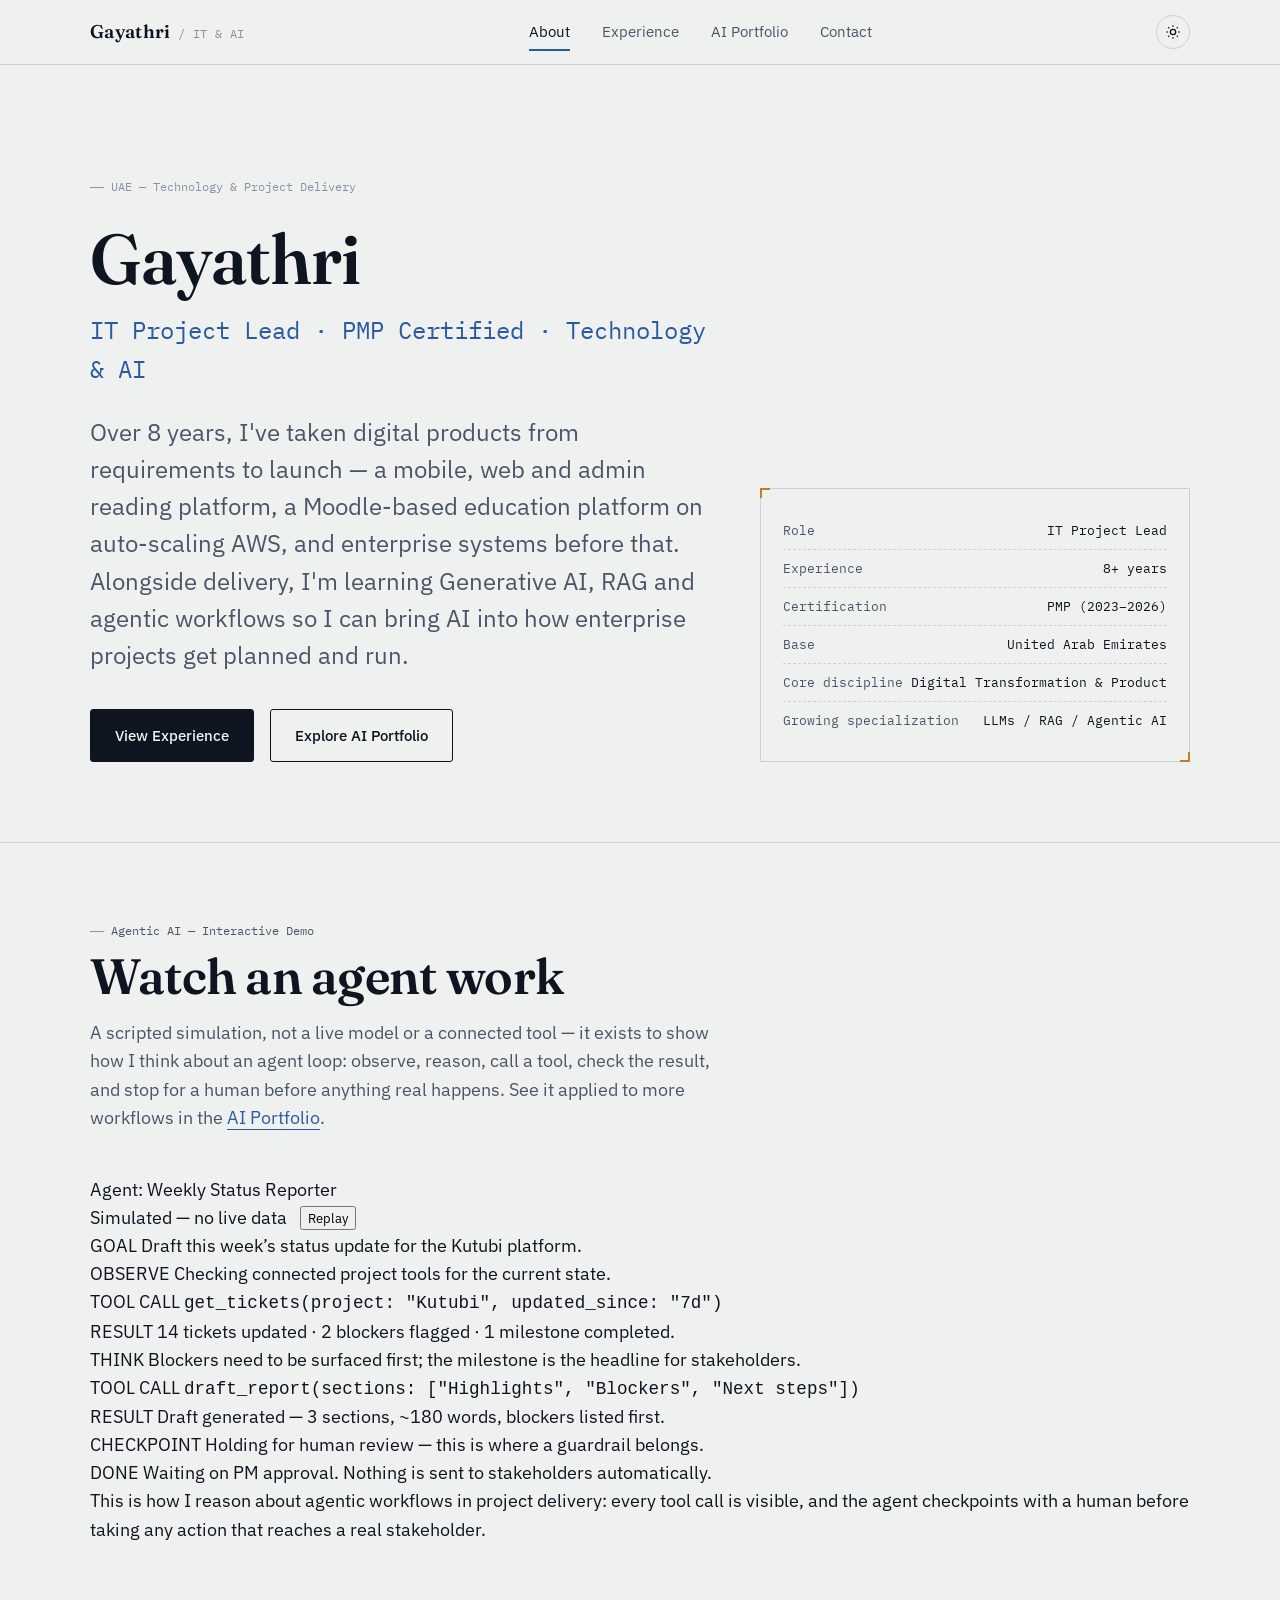
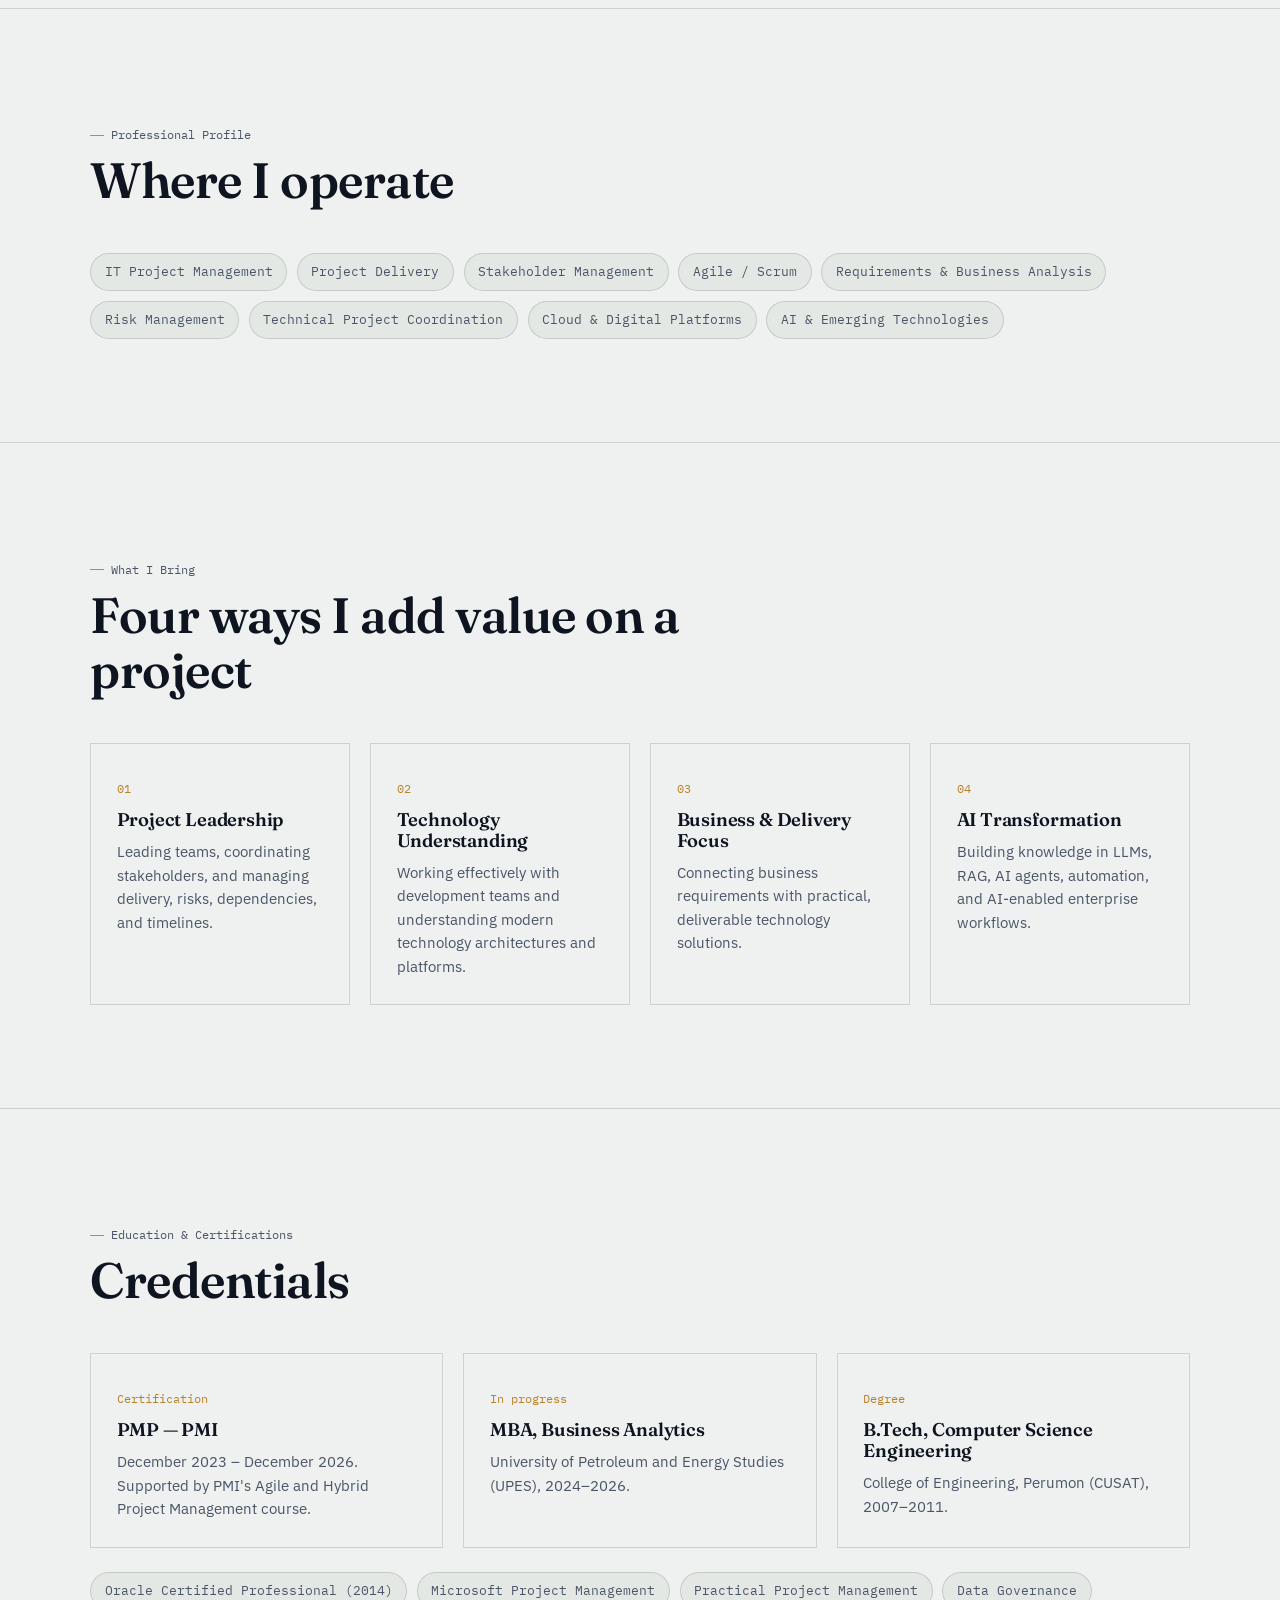
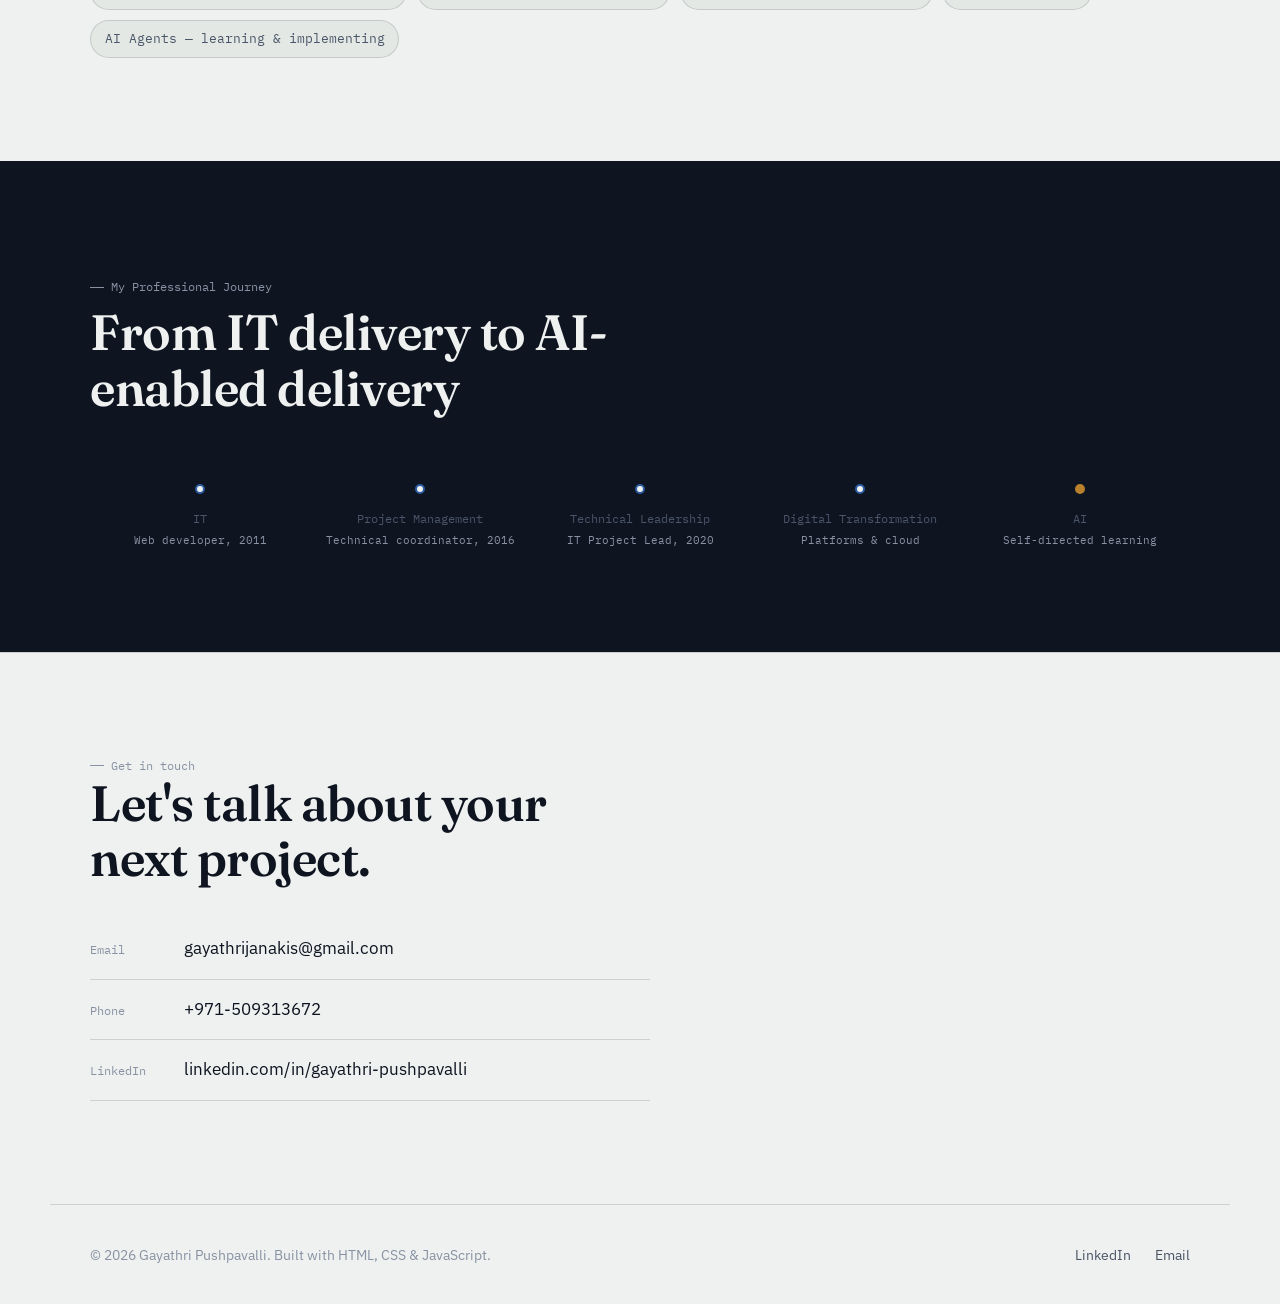
<file: index.html>
<!DOCTYPE html>
<html lang="en">
<head>
<meta charset="UTF-8">
<meta name="viewport" content="width=device-width, initial-scale=1.0">
<title>Gayathri — IT Project Lead | PMP Certified | Technology &amp; AI</title>
<meta name="description" content="Gayathri Pushpavalli is a PMP-certified IT Project Lead in the UAE with 8+ years delivering enterprise platforms, LMS, mobile and web products, and growing capability in Generative AI, RAG, and agentic AI.">

<!-- Google Fonts: Fraunces (headlines), IBM Plex Sans (body), IBM Plex Mono (technical labels/data) -->
<link rel="preconnect" href="https://fonts.googleapis.com">
<link rel="preconnect" href="https://fonts.gstatic.com" crossorigin>
<link href="https://fonts.googleapis.com/css2?family=Fraunces:opsz,wght@9..144,400;9..144,500;9..144,600;9..144,700&family=IBM+Plex+Sans:wght@400;500;600&family=IBM+Plex+Mono:wght@400;500&display=swap" rel="stylesheet">

<link rel="stylesheet" href="css/style.css">
</head>
<body>

<div class="page-veil" aria-hidden="true"></div>

<!-- ============ NAVIGATION ============ -->
<header class="site-header">
  <div class="container nav">
    <a href="about.html" class="nav__brand">
      <strong>Gayathri</strong>
      <span>/ IT &amp; AI</span>
    </a>
    <nav class="nav__links" aria-label="Primary">
      <a href="about.html">About</a>
      <a href="experience.html">Experience</a>
      <a href="ai-portfolio.html">AI Portfolio</a>
      <a href="#contact">Contact</a>
    </nav>
    <div class="nav__actions">
      <button class="theme-toggle" data-theme-toggle aria-label="Toggle dark mode">
        <svg viewBox="0 0 24 24" fill="none" stroke="currentColor" stroke-width="2"><circle cx="12" cy="12" r="4"/><path d="M12 2v2M12 20v2M4.9 4.9l1.4 1.4M17.7 17.7l1.4 1.4M2 12h2M20 12h2M4.9 19.1l1.4-1.4M17.7 6.3l1.4-1.4"/></svg>
      </button>
      <button class="hamburger" data-hamburger aria-label="Toggle menu">
        <span></span><span></span><span></span>
      </button>
    </div>
  </div>
  <div class="nav__mobile-panel" data-mobile-panel>
    <a href="about.html">About</a>
    <a href="experience.html">Experience</a>
    <a href="ai-portfolio.html">AI Portfolio</a>
    <a href="#contact">Contact</a>
  </div>
</header>

<main>

  <!-- ============ HERO ============ -->
  <section class="hero container">
    <div class="hero__grid">
      <div class="reveal">
        <p class="hero__kicker eyebrow"><span class="tick"></span>UAE — Technology &amp; Project Delivery</p>
        <h1 class="hero__name">Gayathri</h1>
        <p class="hero__role">IT Project Lead · PMP Certified · Technology &amp; AI</p>
        <p class="hero__statement">
          Over 8 years, I've taken digital products from requirements to launch — a mobile,
          web and admin reading platform, a Moodle-based education platform on auto-scaling AWS,
          and enterprise systems before that. Alongside delivery, I'm learning Generative AI, RAG
          and agentic workflows so I can bring AI into how enterprise projects get planned and run.
        </p>
        <div class="btn-row">
          <a href="experience.html" class="btn btn--primary">View Experience</a>
          <a href="ai-portfolio.html" class="btn btn--ghost">Explore AI Portfolio</a>
        </div>
      </div>
      <div class="hero__frame reveal">
        <div class="hero__frame-row"><span>Role</span><span>IT Project Lead</span></div>
        <div class="hero__frame-row"><span>Experience</span><span>8+ years</span></div>
        <div class="hero__frame-row"><span>Certification</span><span>PMP (2023–2026)</span></div>
        <div class="hero__frame-row"><span>Base</span><span>United Arab Emirates</span></div>
        <div class="hero__frame-row"><span>Core discipline</span><span>Digital Transformation &amp; Product</span></div>
        <div class="hero__frame-row"><span>Growing specialization</span><span>LLMs / RAG / Agentic AI</span></div>
      </div>
    </div>
  </section>

  <!-- ============ AGENTIC WORKFLOW DEMO ============ -->
  <section class="section section--tight">
    <div class="container">
      <div class="section-head reveal">
        <p class="eyebrow"><span class="tick"></span>Agentic AI &mdash; Interactive Demo</p>
        <h2>Watch an agent work</h2>
        <p>
          A scripted simulation, not a live model or a connected tool — it exists to show how I
          think about an agent loop: observe, reason, call a tool, check the result, and stop for a
          human before anything real happens. See it applied to more workflows in the
          <a href="ai-portfolio.html" style="color:var(--blue); border-bottom:1px solid var(--blue);">AI Portfolio</a>.
        </p>
      </div>

      <div class="agent-console reveal">
        <div class="agent-console__header">
          <div class="agent-console__title"><span class="dot-live"></span> Agent: Weekly Status Reporter</div>
          <div style="display:flex; align-items:center; gap:0.8rem;">
            <span class="agent-console__badge">Simulated &mdash; no live data</span>
            <button class="agent-console__replay" data-agent-replay type="button">Replay</button>
          </div>
        </div>
        <div class="agent-console__log" data-agent-log aria-live="polite"></div>
        <p class="agent-console__note">This is how I reason about agentic workflows in project delivery: every tool call is visible, and the agent checkpoints with a human before taking any action that reaches a real stakeholder.</p>
      </div>
    </div>
  </section>

  <!-- ============ PROFILE ============ -->
  <section class="section">
    <div class="container">
      <div class="section-head reveal">
        <p class="eyebrow"><span class="tick"></span>Professional Profile</p>
        <h2>Where I operate</h2>
      </div>
      <div class="chip-row reveal">
        <span class="chip">IT Project Management</span>
        <span class="chip">Project Delivery</span>
        <span class="chip">Stakeholder Management</span>
        <span class="chip">Agile / Scrum</span>
        <span class="chip">Requirements &amp; Business Analysis</span>
        <span class="chip">Risk Management</span>
        <span class="chip">Technical Project Coordination</span>
        <span class="chip">Cloud &amp; Digital Platforms</span>
        <span class="chip">AI &amp; Emerging Technologies</span>
      </div>
    </div>
  </section>

  <!-- ============ WHAT I BRING ============ -->
  <section class="section">
    <div class="container">
      <div class="section-head reveal">
        <p class="eyebrow"><span class="tick"></span>What I Bring</p>
        <h2>Four ways I add value on a project</h2>
      </div>
      <div class="grid-4">
        <div class="bring-card reveal">
          <p class="num">01</p>
          <h3>Project Leadership</h3>
          <p>Leading teams, coordinating stakeholders, and managing delivery, risks, dependencies, and timelines.</p>
        </div>
        <div class="bring-card reveal">
          <p class="num">02</p>
          <h3>Technology Understanding</h3>
          <p>Working effectively with development teams and understanding modern technology architectures and platforms.</p>
        </div>
        <div class="bring-card reveal">
          <p class="num">03</p>
          <h3>Business &amp; Delivery Focus</h3>
          <p>Connecting business requirements with practical, deliverable technology solutions.</p>
        </div>
        <div class="bring-card reveal">
          <p class="num">04</p>
          <h3>AI Transformation</h3>
          <p>Building knowledge in LLMs, RAG, AI agents, automation, and AI-enabled enterprise workflows.</p>
        </div>
      </div>
    </div>
  </section>

  <!-- ============ CREDENTIALS ============ -->
  <section class="section">
    <div class="container">
      <div class="section-head reveal">
        <p class="eyebrow"><span class="tick"></span>Education &amp; Certifications</p>
        <h2>Credentials</h2>
      </div>
      <div class="grid-3">
        <div class="bring-card reveal"><p class="num">Certification</p><h3>PMP — PMI</h3><p>December 2023 – December 2026. Supported by PMI's Agile and Hybrid Project Management course.</p></div>
        <div class="bring-card reveal"><p class="num">In progress</p><h3>MBA, Business Analytics</h3><p>University of Petroleum and Energy Studies (UPES), 2024–2026.</p></div>
        <div class="bring-card reveal"><p class="num">Degree</p><h3>B.Tech, Computer Science Engineering</h3><p>College of Engineering, Perumon (CUSAT), 2007–2011.</p></div>
      </div>
      <div class="chip-row reveal" style="margin-top:1.5rem;">
        <span class="chip">Oracle Certified Professional (2014)</span>
        <span class="chip">Microsoft Project Management</span>
        <span class="chip">Practical Project Management</span>
        <span class="chip">Data Governance</span>
        <span class="chip">AI Agents — learning &amp; implementing</span>
      </div>
    </div>
  </section>

  <!-- ============ JOURNEY ============ -->
  <section class="section section--dark">
    <div class="container">
      <div class="section-head reveal">
        <p class="eyebrow"><span class="tick"></span>My Professional Journey</p>
        <h2>From IT delivery to AI-enabled delivery</h2>
      </div>
      <div class="journey reveal">
        <div class="journey__stop"><div class="journey__dot"></div><p class="journey__label">IT<span class="journey__sub">Web developer, 2011</span></p></div>
        <div class="journey__stop"><div class="journey__dot"></div><p class="journey__label">Project Management<span class="journey__sub">Technical coordinator, 2016</span></p></div>
        <div class="journey__stop"><div class="journey__dot"></div><p class="journey__label">Technical Leadership<span class="journey__sub">IT Project Lead, 2020</span></p></div>
        <div class="journey__stop"><div class="journey__dot"></div><p class="journey__label">Digital Transformation<span class="journey__sub">Platforms &amp; cloud</span></p></div>
        <div class="journey__stop"><div class="journey__dot"></div><p class="journey__label">AI<span class="journey__sub">Self-directed learning</span></p></div>
      </div>
    </div>
  </section>

  <!-- ============ CONTACT CTA ============ -->
  <section class="section" id="contact">
    <div class="container">
      <div class="contact-cta reveal">
        <p class="eyebrow"><span class="tick"></span>Get in touch</p>
        <h2>Let's talk about your next project.</h2>
        <ul class="contact-list">
          <li><span class="contact-list__label">Email</span><a href="mailto:gayathrijanakis@gmail.com">gayathrijanakis@gmail.com</a></li>
          <li><span class="contact-list__label">Phone</span><a href="tel:+971509313672">+971-509313672</a></li>
          <li><span class="contact-list__label">LinkedIn</span><a href="https://linkedin.com/in/gayathri-pushpavalli" target="_blank" rel="noopener">linkedin.com/in/gayathri-pushpavalli</a></li>
        </ul>
      </div>
    </div>
  </section>

</main>

<!-- ============ FOOTER ============ -->
<footer class="site-footer container">
  <p>&copy; <span id="year"></span> Gayathri Pushpavalli. Built with HTML, CSS &amp; JavaScript.</p>
  <div class="footer-links">
    <a href="https://linkedin.com/in/gayathri-pushpavalli" target="_blank" rel="noopener">LinkedIn</a>
    <a href="mailto:gayathrijanakis@gmail.com">Email</a>
  </div>
</footer>

<button class="back-to-top" data-back-to-top aria-label="Back to top">
  <svg viewBox="0 0 24 24" fill="none" stroke="currentColor" stroke-width="2"><path d="M12 19V5M5 12l7-7 7 7"/></svg>
</button>

<script src="js/main.js"></script>
<script src="js/agent-demo.js"></script>
<script>document.getElementById('year').textContent = new Date().getFullYear();</script>
</body>
</html>
</file>
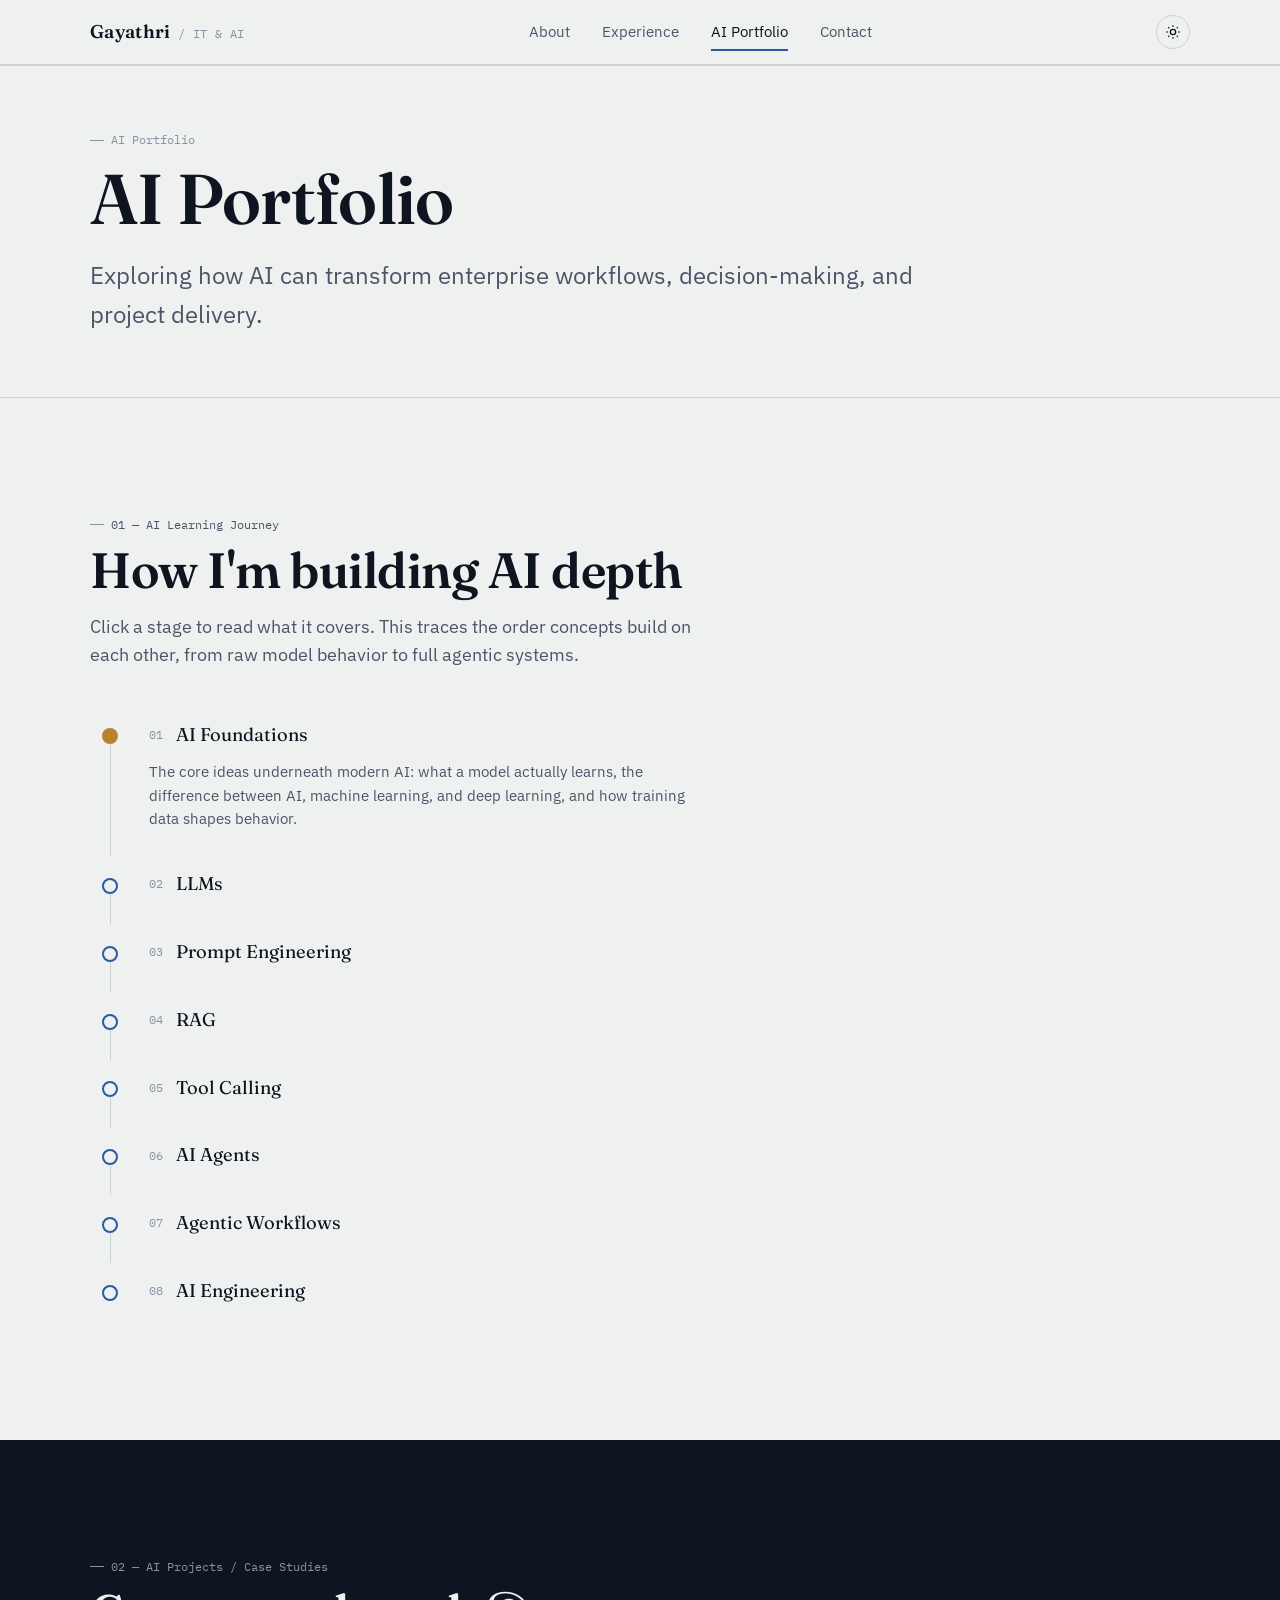
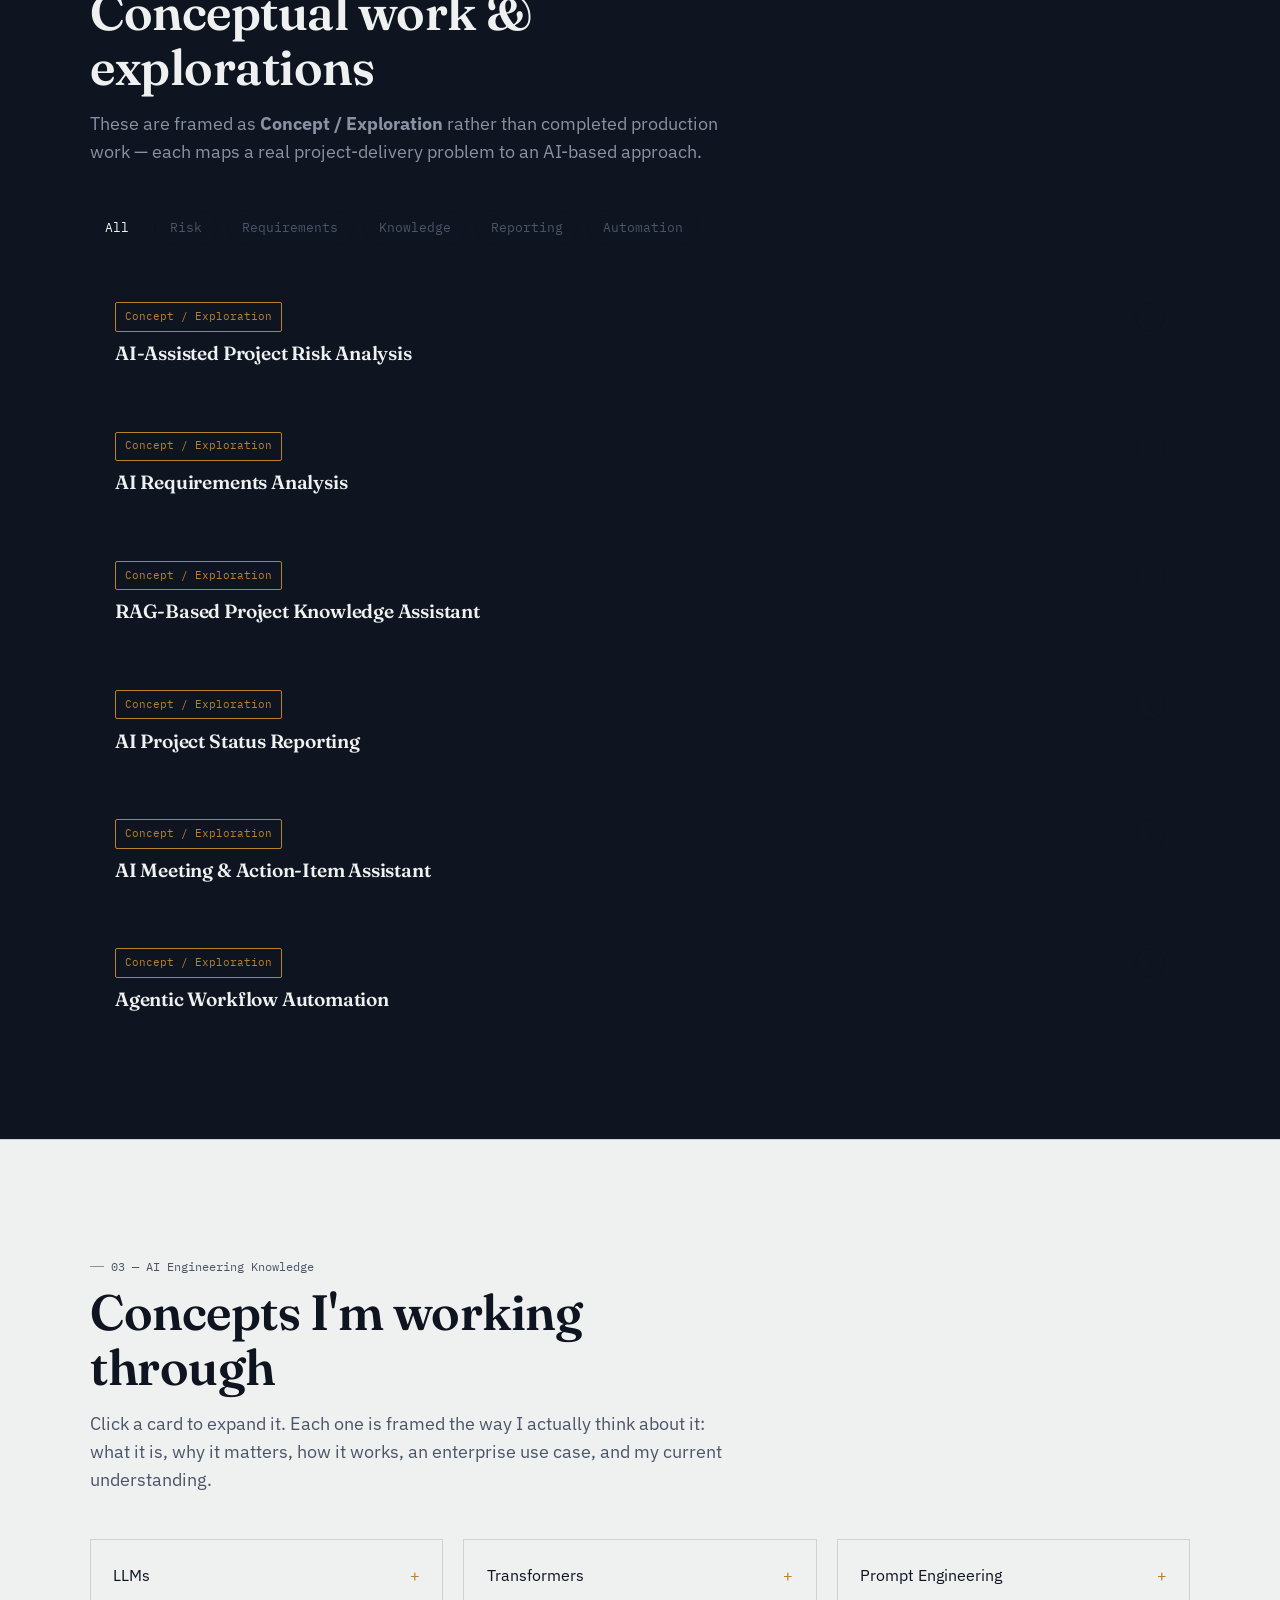
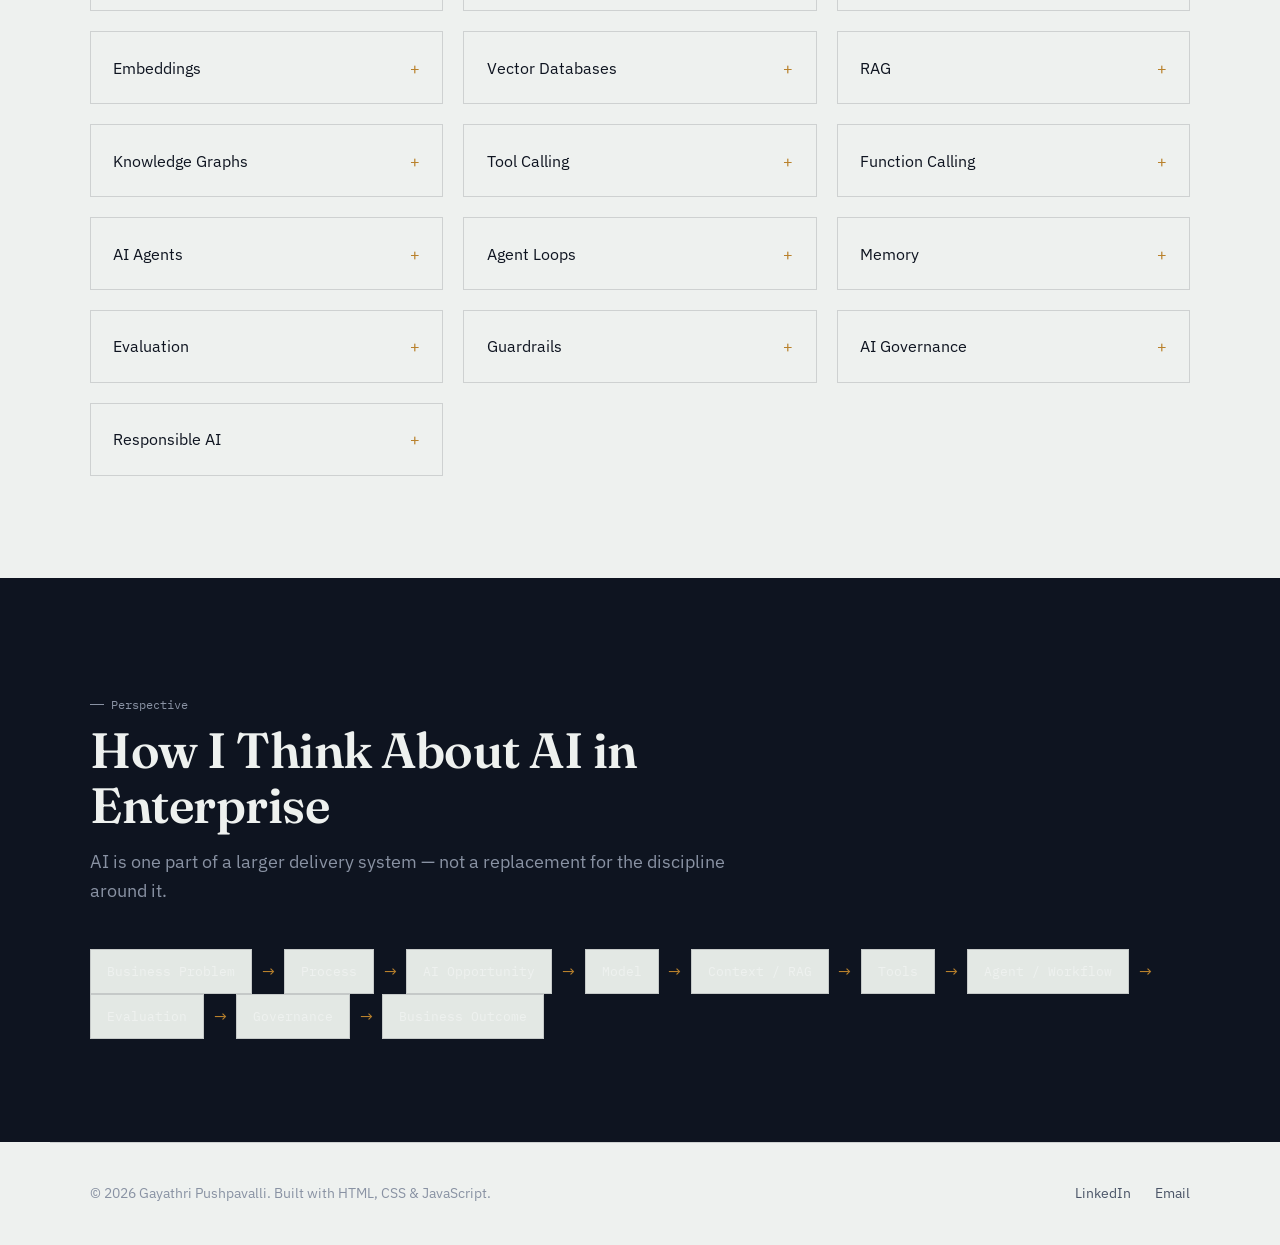
<file: ai-portfolio.html>
<!DOCTYPE html>
<html lang="en">
<head>
<meta charset="UTF-8">
<meta name="viewport" content="width=device-width, initial-scale=1.0">
<title>AI Portfolio — Gayathri | LLMs, RAG &amp; Agentic AI</title>
<meta name="description" content="Gayathri's AI learning journey, conceptual AI project case studies, and AI engineering knowledge — from an IT project delivery perspective.">

<link rel="preconnect" href="https://fonts.googleapis.com">
<link rel="preconnect" href="https://fonts.gstatic.com" crossorigin>
<link href="https://fonts.googleapis.com/css2?family=Fraunces:opsz,wght@9..144,400;9..144,500;9..144,600;9..144,700&family=IBM+Plex+Sans:wght@400;500;600&family=IBM+Plex+Mono:wght@400;500&display=swap" rel="stylesheet">

<link rel="stylesheet" href="css/style.css">
</head>
<body>

<div class="page-veil" aria-hidden="true"></div>

<!-- ============ NAVIGATION ============ -->
<header class="site-header">
  <div class="container nav">
    <a href="about.html" class="nav__brand">
      <strong>Gayathri</strong>
      <span>/ IT &amp; AI</span>
    </a>
    <nav class="nav__links" aria-label="Primary">
      <a href="about.html">About</a>
      <a href="experience.html">Experience</a>
      <a href="ai-portfolio.html">AI Portfolio</a>
      <a href="about.html#contact">Contact</a>
    </nav>
    <div class="nav__actions">
      <button class="theme-toggle" data-theme-toggle aria-label="Toggle dark mode">
        <svg viewBox="0 0 24 24" fill="none" stroke="currentColor" stroke-width="2"><circle cx="12" cy="12" r="4"/><path d="M12 2v2M12 20v2M4.9 4.9l1.4 1.4M17.7 17.7l1.4 1.4M2 12h2M20 12h2M4.9 19.1l1.4-1.4M17.7 6.3l1.4-1.4"/></svg>
      </button>
      <button class="hamburger" data-hamburger aria-label="Toggle menu">
        <span></span><span></span><span></span>
      </button>
    </div>
  </div>
  <div class="nav__mobile-panel" data-mobile-panel>
    <a href="about.html">About</a>
    <a href="experience.html">Experience</a>
    <a href="ai-portfolio.html">AI Portfolio</a>
    <a href="about.html#contact">Contact</a>
  </div>
</header>

<main>

  <!-- ============ PAGE HEADER ============ -->
  <section class="section--tight section">
    <div class="container">
      <p class="eyebrow reveal"><span class="tick"></span>AI Portfolio</p>
      <h1 class="reveal" style="font-size:var(--step4); margin-top:0.6rem;">AI Portfolio</h1>
      <p class="reveal" style="color:var(--slate); max-width:60ch; margin-top:1.1rem; font-size:var(--step1);">
        Exploring how AI can transform enterprise workflows, decision-making, and project delivery.
      </p>
    </div>
  </section>

  <!-- ============ 1. AI LEARNING JOURNEY (roadmap) ============ -->
  <section class="section">
    <div class="container">
      <div class="section-head reveal">
        <p class="eyebrow"><span class="tick"></span>01 — AI Learning Journey</p>
        <h2>How I'm building AI depth</h2>
        <p>Click a stage to read what it covers. This traces the order concepts build on each other, from raw model behavior to full agentic systems.</p>
      </div>

      <div class="roadmap reveal">
        <div class="roadmap__track">

          <div class="roadmap__node" data-roadmap-node>
            <div class="roadmap__node-rail"><div class="roadmap__node-dot"></div><div class="roadmap__node-line"></div></div>
            <div class="roadmap__node-content">
              <p class="roadmap__node-title"><span class="roadmap__node-index">01</span> AI Foundations</p>
              <p class="roadmap__node-desc">The core ideas underneath modern AI: what a model actually learns, the difference between AI, machine learning, and deep learning, and how training data shapes behavior.</p>
            </div>
          </div>

          <div class="roadmap__node" data-roadmap-node>
            <div class="roadmap__node-rail"><div class="roadmap__node-dot"></div><div class="roadmap__node-line"></div></div>
            <div class="roadmap__node-content">
              <p class="roadmap__node-title"><span class="roadmap__node-index">02</span> LLMs</p>
              <p class="roadmap__node-desc">Understanding how large language models work, their capabilities, limitations, context windows, and practical enterprise applications.</p>
            </div>
          </div>

          <div class="roadmap__node" data-roadmap-node>
            <div class="roadmap__node-rail"><div class="roadmap__node-dot"></div><div class="roadmap__node-line"></div></div>
            <div class="roadmap__node-content">
              <p class="roadmap__node-title"><span class="roadmap__node-index">03</span> Prompt Engineering</p>
              <p class="roadmap__node-desc">Structuring instructions, context, and examples so a model reliably produces the output a workflow needs — including frameworks like CO-STAR and chain-of-thought.</p>
            </div>
          </div>

          <div class="roadmap__node" data-roadmap-node>
            <div class="roadmap__node-rail"><div class="roadmap__node-dot"></div><div class="roadmap__node-line"></div></div>
            <div class="roadmap__node-content">
              <p class="roadmap__node-title"><span class="roadmap__node-index">04</span> RAG</p>
              <p class="roadmap__node-desc">Understanding retrieval, embeddings, vector databases, grounding, and how external knowledge can improve LLM responses.</p>
            </div>
          </div>

          <div class="roadmap__node" data-roadmap-node>
            <div class="roadmap__node-rail"><div class="roadmap__node-dot"></div><div class="roadmap__node-line"></div></div>
            <div class="roadmap__node-content">
              <p class="roadmap__node-title"><span class="roadmap__node-index">05</span> Tool Calling</p>
              <p class="roadmap__node-desc">How a model can call external functions and APIs to take action or fetch live data, rather than only generating text.</p>
            </div>
          </div>

          <div class="roadmap__node" data-roadmap-node>
            <div class="roadmap__node-rail"><div class="roadmap__node-dot"></div><div class="roadmap__node-line"></div></div>
            <div class="roadmap__node-content">
              <p class="roadmap__node-title"><span class="roadmap__node-index">06</span> AI Agents</p>
              <p class="roadmap__node-desc">Understanding how LLMs can reason, use tools, maintain context, and execute multi-step workflows.</p>
            </div>
          </div>

          <div class="roadmap__node" data-roadmap-node>
            <div class="roadmap__node-rail"><div class="roadmap__node-dot"></div><div class="roadmap__node-line"></div></div>
            <div class="roadmap__node-content">
              <p class="roadmap__node-title"><span class="roadmap__node-index">07</span> Agentic Workflows</p>
              <p class="roadmap__node-desc">Chaining multiple agents and steps together to complete a larger business process, with checkpoints and validation along the way.</p>
            </div>
          </div>

          <div class="roadmap__node" data-roadmap-node>
            <div class="roadmap__node-rail"><div class="roadmap__node-dot"></div></div>
            <div class="roadmap__node-content">
              <p class="roadmap__node-title"><span class="roadmap__node-index">08</span> AI Engineering</p>
              <p class="roadmap__node-desc">Putting all of the above into production: evaluation, guardrails, cost and latency trade-offs, and governance for enterprise use.</p>
            </div>
          </div>

        </div>
      </div>
    </div>
  </section>

  <!-- ============ 2. AI PROJECTS / CASE STUDIES ============ -->
  <section class="section section--dark">
    <div class="container">
      <div class="section-head reveal">
        <p class="eyebrow"><span class="tick"></span>02 — AI Projects / Case Studies</p>
        <h2>Conceptual work &amp; explorations</h2>
        <p>These are framed as <strong>Concept / Exploration</strong> rather than completed production work — each maps a real project-delivery problem to an AI-based approach.</p>
      </div>

      <div class="filter-bar reveal" data-filter-bar>
        <button class="filter-btn is-active" data-filter="all">All</button>
        <button class="filter-btn" data-filter="risk">Risk</button>
        <button class="filter-btn" data-filter="requirements">Requirements</button>
        <button class="filter-btn" data-filter="knowledge">Knowledge</button>
        <button class="filter-btn" data-filter="reporting">Reporting</button>
        <button class="filter-btn" data-filter="automation">Automation</button>
      </div>

      <div style="display:flex; flex-direction:column; gap:1rem;">

        <article class="project-card reveal" data-project-card data-tags="risk" style="background:transparent;">
          <div class="project-card__head" data-card-trigger>
            <div>
              <div class="project-card__tagrow"><span class="badge">Concept / Exploration</span></div>
              <h3 class="project-card__title">AI-Assisted Project Risk Analysis</h3>
            </div>
            <button class="project-card__toggle" aria-label="Expand case study">+</button>
          </div>
          <div class="project-card__body" data-card-body>
            <div class="project-card__body-inner">
              <div class="project-card__field"><h4>Problem</h4><p>Risk registers are often updated late and depend on whoever remembers to flag an issue.</p></div>
              <div class="project-card__field"><h4>AI Opportunity</h4><p>Surface risk patterns earlier by reading status updates, meeting notes, and timelines together.</p></div>
              <div class="project-card__field"><h4>Proposed Workflow</h4><p>An LLM reviews weekly status inputs, flags emerging risk language, and drafts a risk-register entry for PM review.</p></div>
              <div class="project-card__field"><h4>Tools / Architecture</h4><p>LLM + lightweight RAG over prior project documentation for context.</p></div>
              <div class="project-card__field"><h4>Expected Business Value</h4><p>Earlier risk visibility and less manual scanning of status reports.</p></div>
              <div class="project-card__field"><h4>Risks &amp; Limitations</h4><p>False positives if not tuned; still requires human judgment before escalation.</p></div>
            </div>
          </div>
        </article>

        <article class="project-card reveal" data-project-card data-tags="requirements" style="background:transparent;">
          <div class="project-card__head" data-card-trigger>
            <div>
              <div class="project-card__tagrow"><span class="badge">Concept / Exploration</span></div>
              <h3 class="project-card__title">AI Requirements Analysis</h3>
            </div>
            <button class="project-card__toggle" aria-label="Expand case study">+</button>
          </div>
          <div class="project-card__body" data-card-body>
            <div class="project-card__body-inner">
              <div class="project-card__field"><h4>Problem</h4><p>Raw stakeholder requirements are inconsistent in format and often ambiguous.</p></div>
              <div class="project-card__field"><h4>AI Opportunity</h4><p>Convert unstructured requirement notes into structured, testable requirement statements.</p></div>
              <div class="project-card__field"><h4>Proposed Workflow</h4><p>An LLM parses raw notes, groups related requirements, and flags gaps or contradictions for BA review.</p></div>
              <div class="project-card__field"><h4>Tools / Architecture</h4><p>LLM with a structured-output prompt template; human-in-the-loop review step.</p></div>
              <div class="project-card__field"><h4>Expected Business Value</h4><p>Faster first-draft requirement documentation and fewer missed edge cases.</p></div>
              <div class="project-card__field"><h4>Risks &amp; Limitations</h4><p>Cannot replace stakeholder validation; quality depends on the clarity of source notes.</p></div>
            </div>
          </div>
        </article>

        <article class="project-card reveal" data-project-card data-tags="knowledge" style="background:transparent;">
          <div class="project-card__head" data-card-trigger>
            <div>
              <div class="project-card__tagrow"><span class="badge">Concept / Exploration</span></div>
              <h3 class="project-card__title">RAG-Based Project Knowledge Assistant</h3>
            </div>
            <button class="project-card__toggle" aria-label="Expand case study">+</button>
          </div>
          <div class="project-card__body" data-card-body>
            <div class="project-card__body-inner">
              <div class="project-card__field"><h4>Problem</h4><p>Project knowledge is scattered across documents, chats, and tickets, making it hard to answer "have we solved this before?"</p></div>
              <div class="project-card__field"><h4>AI Opportunity</h4><p>A retrieval-grounded assistant that answers questions using the project's own documentation.</p></div>
              <div class="project-card__field"><h4>Proposed Workflow</h4><p>Documents are embedded into a vector store; a chat interface retrieves relevant chunks and grounds the LLM's answer in them, with citations.</p></div>
              <div class="project-card__field"><h4>Tools / Architecture</h4><p>Embeddings model, vector database, LLM, citation-aware prompt design.</p></div>
              <div class="project-card__field"><h4>Expected Business Value</h4><p>Less time spent searching, faster onboarding for new team members.</p></div>
              <div class="project-card__field"><h4>Risks &amp; Limitations</h4><p>Answer quality depends on document hygiene; needs guardrails against outdated sources.</p></div>
            </div>
          </div>
        </article>

        <article class="project-card reveal" data-project-card data-tags="reporting" style="background:transparent;">
          <div class="project-card__head" data-card-trigger>
            <div>
              <div class="project-card__tagrow"><span class="badge">Concept / Exploration</span></div>
              <h3 class="project-card__title">AI Project Status Reporting</h3>
            </div>
            <button class="project-card__toggle" aria-label="Expand case study">+</button>
          </div>
          <div class="project-card__body" data-card-body>
            <div class="project-card__body-inner">
              <div class="project-card__field"><h4>Problem</h4><p>Compiling weekly status reports from Jira, emails, and meeting notes is repetitive manual work.</p></div>
              <div class="project-card__field"><h4>AI Opportunity</h4><p>Auto-draft a status report from connected tools, leaving the PM to review and adjust tone/emphasis.</p></div>
              <div class="project-card__field"><h4>Proposed Workflow</h4><p>Tool-calling agent pulls ticket status and recent updates, then drafts a structured report for PM sign-off.</p></div>
              <div class="project-card__field"><h4>Tools / Architecture</h4><p>LLM + tool calling into Jira/Confluence-style APIs.</p></div>
              <div class="project-card__field"><h4>Expected Business Value</h4><p>Time saved on reporting; more consistent report structure across projects.</p></div>
              <div class="project-card__field"><h4>Risks &amp; Limitations</h4><p>Requires access permissions and careful handling of sensitive project data.</p></div>
            </div>
          </div>
        </article>

        <article class="project-card reveal" data-project-card data-tags="automation" style="background:transparent;">
          <div class="project-card__head" data-card-trigger>
            <div>
              <div class="project-card__tagrow"><span class="badge">Concept / Exploration</span></div>
              <h3 class="project-card__title">AI Meeting &amp; Action-Item Assistant</h3>
            </div>
            <button class="project-card__toggle" aria-label="Expand case study">+</button>
          </div>
          <div class="project-card__body" data-card-body>
            <div class="project-card__body-inner">
              <div class="project-card__field"><h4>Problem</h4><p>Action items from meetings often get lost or aren't clearly assigned.</p></div>
              <div class="project-card__field"><h4>AI Opportunity</h4><p>Extract decisions and action items from meeting transcripts automatically.</p></div>
              <div class="project-card__field"><h4>Proposed Workflow</h4><p>An LLM summarizes the transcript, extracts action items with owners and due dates, and pushes them to a task tracker.</p></div>
              <div class="project-card__field"><h4>Tools / Architecture</h4><p>Speech-to-text (if needed) + LLM summarization + tool calling into a task tracker.</p></div>
              <div class="project-card__field"><h4>Expected Business Value</h4><p>Fewer dropped action items and less manual note-taking.</p></div>
              <div class="project-card__field"><h4>Risks &amp; Limitations</h4><p>Transcript quality affects accuracy; sensitive meetings need access controls.</p></div>
            </div>
          </div>
        </article>

        <article class="project-card reveal" data-project-card data-tags="automation" style="background:transparent;">
          <div class="project-card__head" data-card-trigger>
            <div>
              <div class="project-card__tagrow"><span class="badge">Concept / Exploration</span></div>
              <h3 class="project-card__title">Agentic Workflow Automation</h3>
            </div>
            <button class="project-card__toggle" aria-label="Expand case study">+</button>
          </div>
          <div class="project-card__body" data-card-body>
            <div class="project-card__body-inner">
              <div class="project-card__field"><h4>Problem</h4><p>Multi-step admin workflows (intake → triage → assignment → follow-up) consume PM time.</p></div>
              <div class="project-card__field"><h4>AI Opportunity</h4><p>Chain multiple specialized agents to handle a workflow end to end, with a human checkpoint before anything is finalized.</p></div>
              <div class="project-card__field"><h4>Proposed Workflow</h4><p>An orchestrating agent routes work to task-specific sub-agents (triage, drafting, notification) and reports back for approval.</p></div>
              <div class="project-card__field"><h4>Tools / Architecture</h4><p>Multi-agent orchestration, tool calling, shared memory/context between agents.</p></div>
              <div class="project-card__field"><h4>Expected Business Value</h4><p>Reduced turnaround time on repeatable admin workflows.</p></div>
              <div class="project-card__field"><h4>Risks &amp; Limitations</h4><p>Requires strong guardrails; errors can compound across chained steps.</p></div>
            </div>
          </div>
        </article>

      </div>
    </div>
  </section>

  <!-- ============ 3. AI ENGINEERING KNOWLEDGE ============ -->
  <section class="section">
    <div class="container">
      <div class="section-head reveal">
        <p class="eyebrow"><span class="tick"></span>03 — AI Engineering Knowledge</p>
        <h2>Concepts I'm working through</h2>
        <p>Click a card to expand it. Each one is framed the way I actually think about it: what it is, why it matters, how it works, an enterprise use case, and my current understanding.</p>
      </div>

      <div class="grid-3" id="knowledge-grid">
        <!-- Populated by js/knowledge-data.js — each topic's content lives in one place
             (the data array) instead of being repeated 16 times in this HTML file. -->
      </div>
    </div>
  </section>

  <!-- ============ HOW I THINK ABOUT AI IN ENTERPRISE ============ -->
  <section class="section section--dark">
    <div class="container">
      <div class="section-head reveal">
        <p class="eyebrow"><span class="tick"></span>Perspective</p>
        <h2>How I Think About AI in Enterprise</h2>
        <p>AI is one part of a larger delivery system — not a replacement for the discipline around it.</p>
      </div>
      <div class="flow reveal">
        <span class="flow__step">Business Problem</span><span class="flow__arrow">→</span>
        <span class="flow__step">Process</span><span class="flow__arrow">→</span>
        <span class="flow__step">AI Opportunity</span><span class="flow__arrow">→</span>
        <span class="flow__step">Model</span><span class="flow__arrow">→</span>
        <span class="flow__step">Context / RAG</span><span class="flow__arrow">→</span>
        <span class="flow__step">Tools</span><span class="flow__arrow">→</span>
        <span class="flow__step">Agent / Workflow</span><span class="flow__arrow">→</span>
        <span class="flow__step">Evaluation</span><span class="flow__arrow">→</span>
        <span class="flow__step">Governance</span><span class="flow__arrow">→</span>
        <span class="flow__step">Business Outcome</span>
      </div>
    </div>
  </section>

</main>

<!-- ============ FOOTER ============ -->
<footer class="site-footer container">
  <p>&copy; <span id="year"></span> Gayathri Pushpavalli. Built with HTML, CSS &amp; JavaScript.</p>
  <div class="footer-links">
    <a href="https://linkedin.com/in/gayathri-pushpavalli" target="_blank" rel="noopener">LinkedIn</a>
    <a href="mailto:gayathrijanakis@gmail.com">Email</a>
  </div>
</footer>

<button class="back-to-top" data-back-to-top aria-label="Back to top">
  <svg viewBox="0 0 24 24" fill="none" stroke="currentColor" stroke-width="2"><path d="M12 19V5M5 12l7-7 7 7"/></svg>
</button>

<script src="js/main.js"></script>
<script src="js/knowledge-data.js"></script>
<script>document.getElementById('year').textContent = new Date().getFullYear();</script>
</body>
</html>
</file>
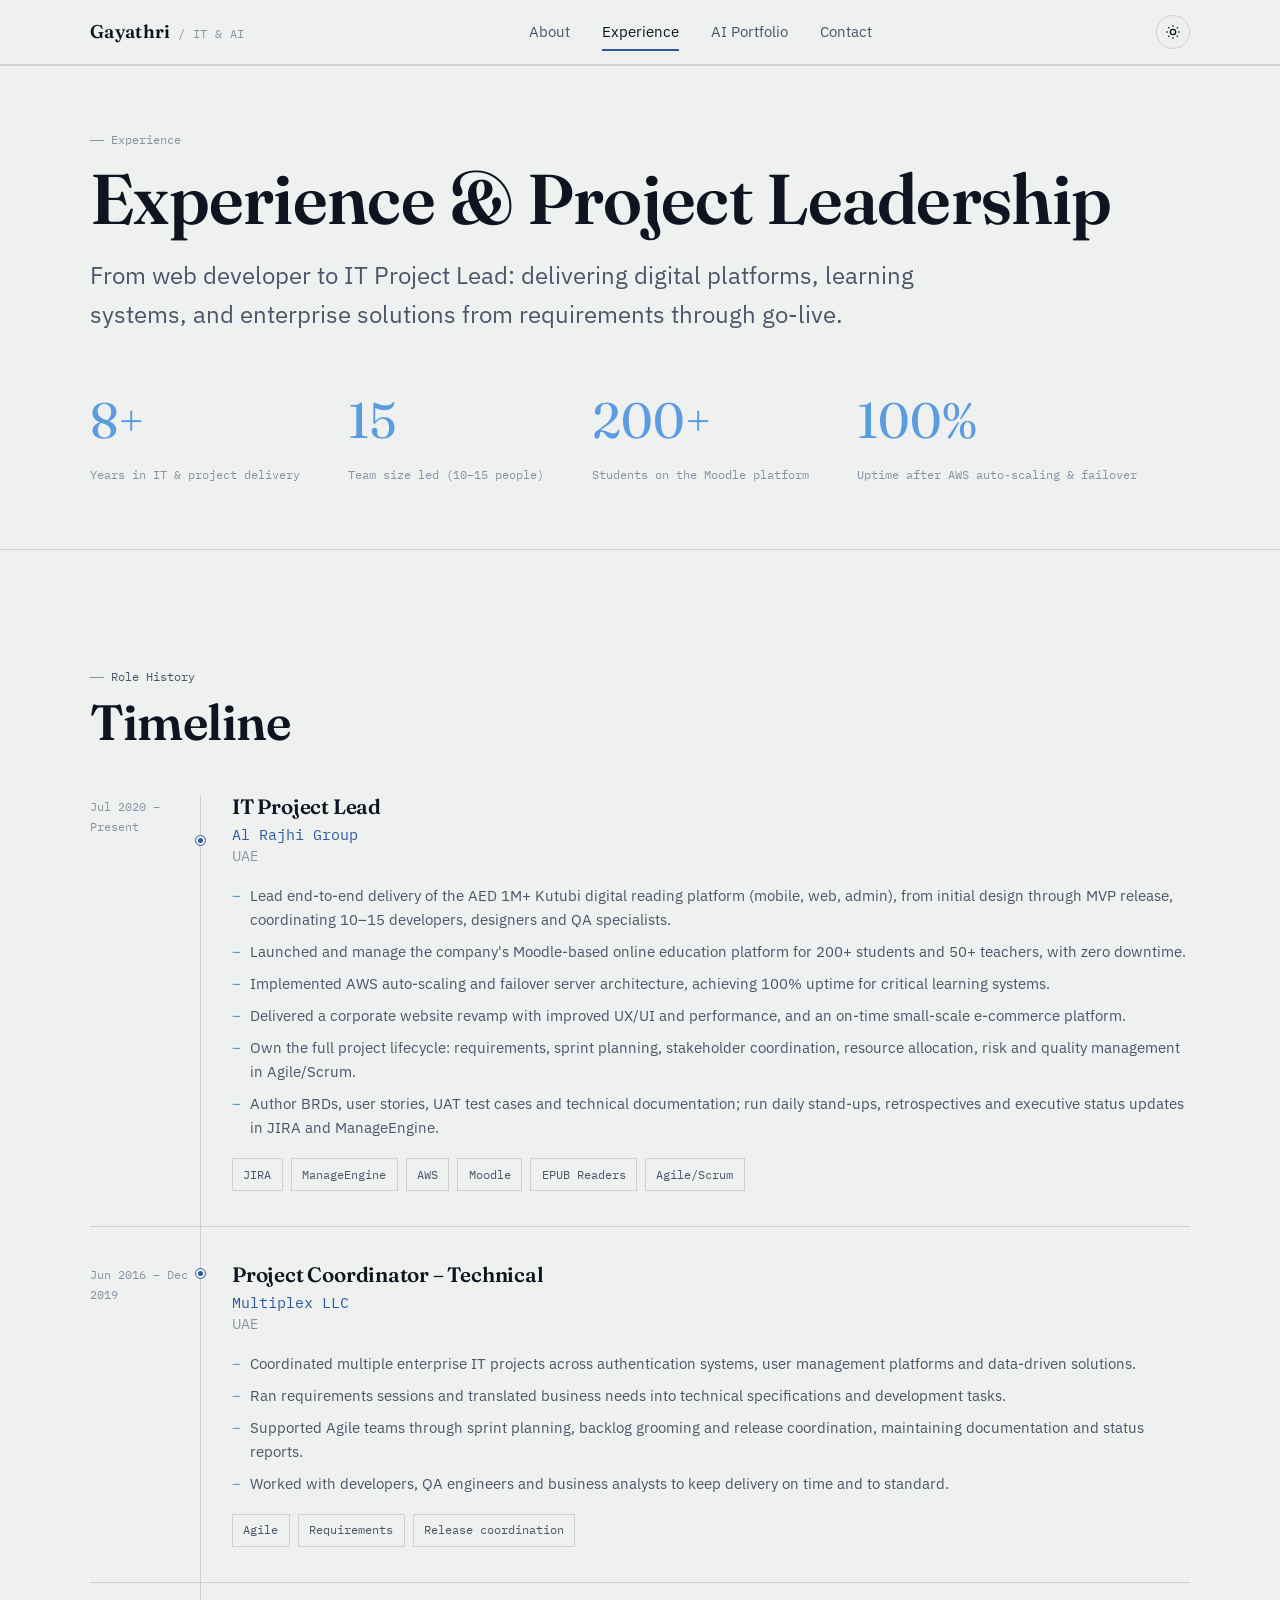
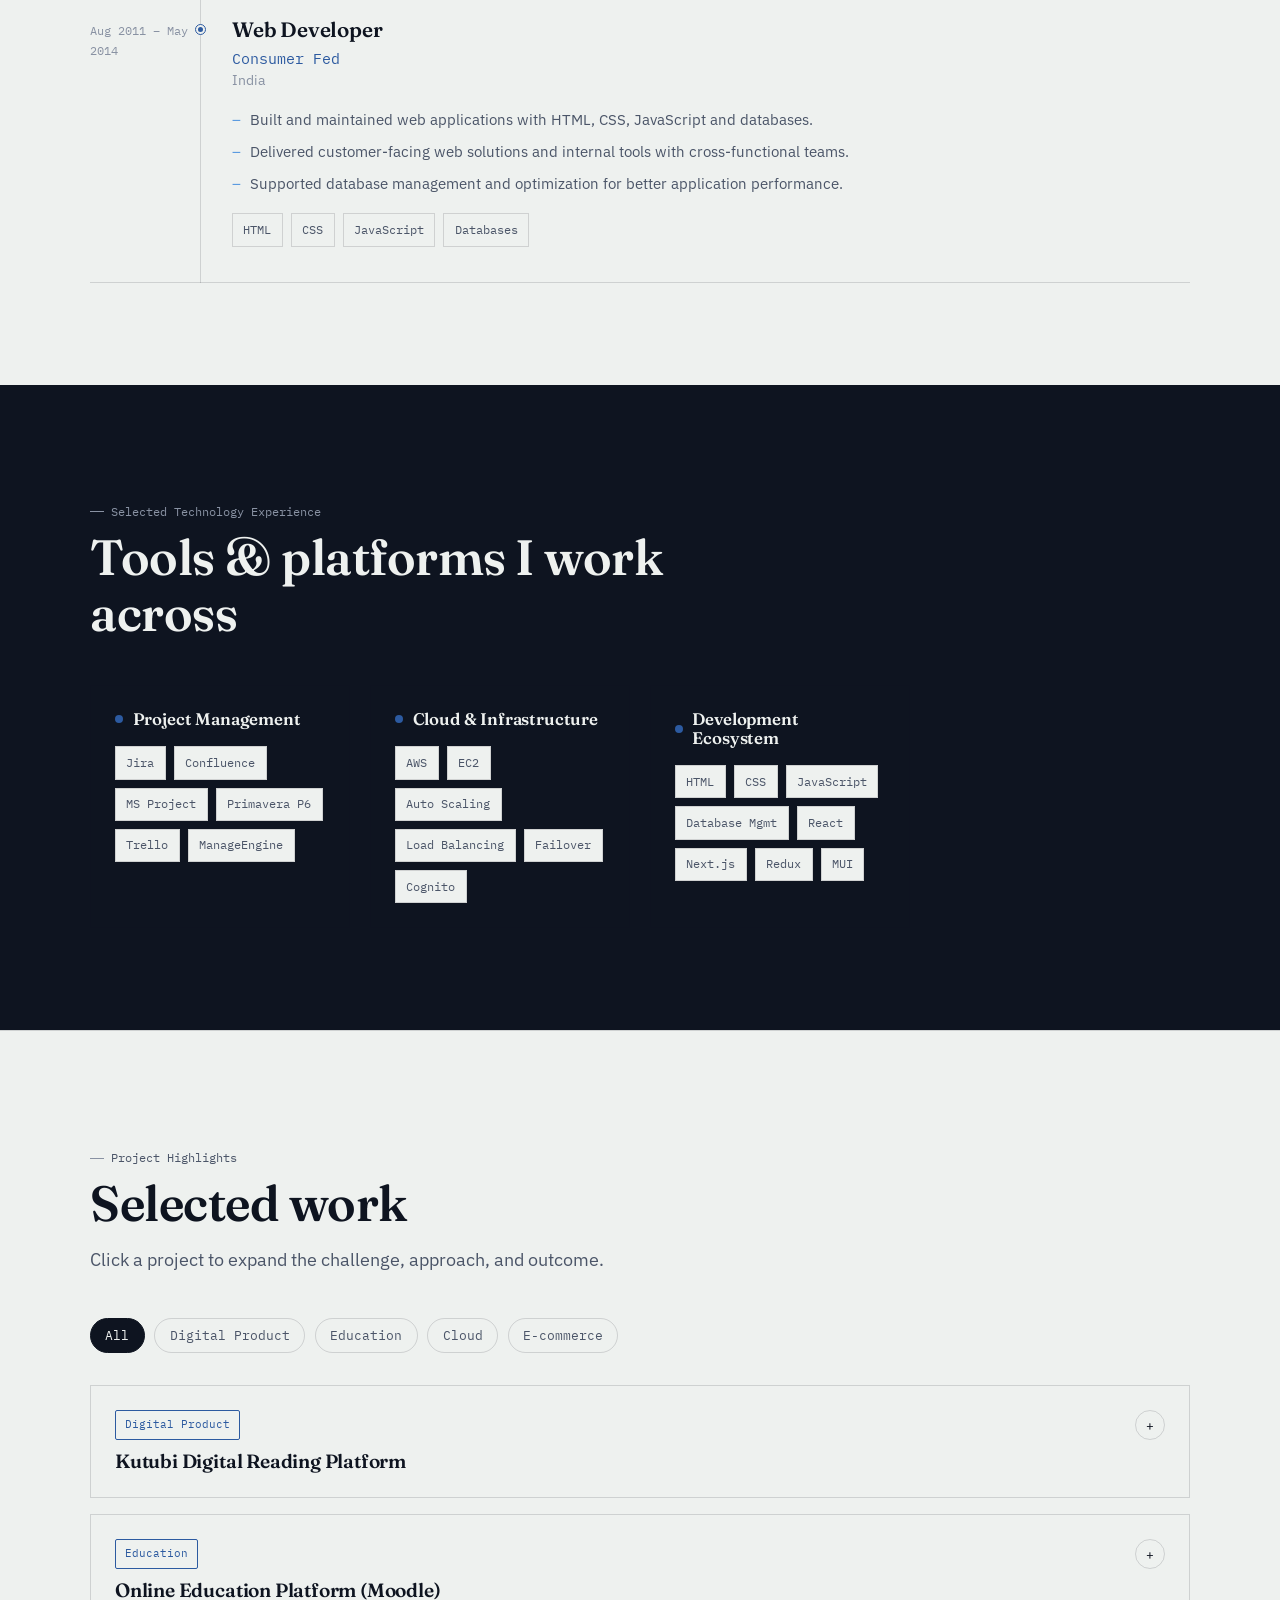
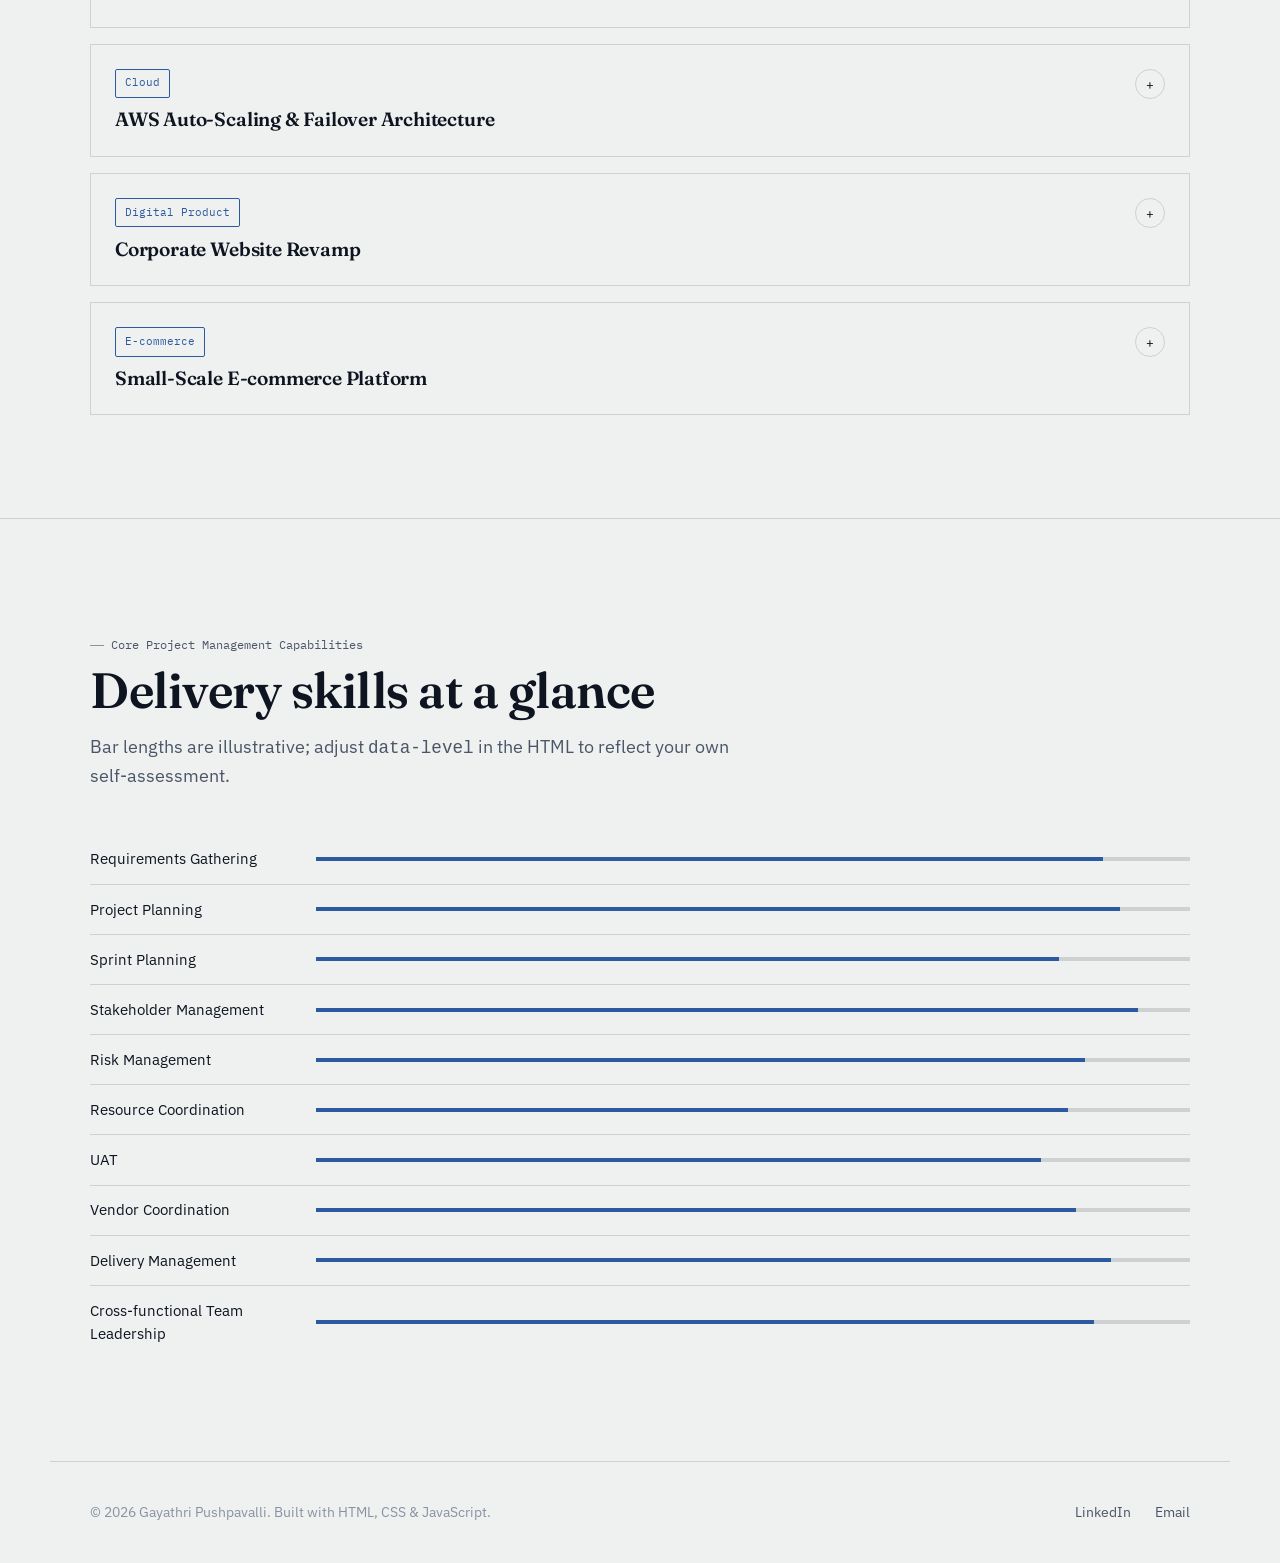
<file: experience.html>
<!DOCTYPE html>
<html lang="en">
<head>
<meta charset="UTF-8">
<meta name="viewport" content="width=device-width, initial-scale=1.0">
<title>Experience — Gayathri | IT Project Lead</title>
<meta name="description" content="8+ years of IT project leadership: Kutubi digital reading platform, Moodle education platform on AWS, e-commerce and enterprise delivery in the UAE.">

<link rel="preconnect" href="https://fonts.googleapis.com">
<link rel="preconnect" href="https://fonts.gstatic.com" crossorigin>
<link href="https://fonts.googleapis.com/css2?family=Fraunces:opsz,wght@9..144,400;9..144,500;9..144,600;9..144,700&family=IBM+Plex+Sans:wght@400;500;600&family=IBM+Plex+Mono:wght@400;500&display=swap" rel="stylesheet">

<link rel="stylesheet" href="css/style.css">
</head>
<body>

<div class="page-veil" aria-hidden="true"></div>

<!-- ============ NAVIGATION ============ -->
<header class="site-header">
  <div class="container nav">
    <a href="about.html" class="nav__brand">
      <strong>Gayathri</strong>
      <span>/ IT &amp; AI</span>
    </a>
    <nav class="nav__links" aria-label="Primary">
      <a href="about.html">About</a>
      <a href="experience.html">Experience</a>
      <a href="ai-portfolio.html">AI Portfolio</a>
      <a href="about.html#contact">Contact</a>
    </nav>
    <div class="nav__actions">
      <button class="theme-toggle" data-theme-toggle aria-label="Toggle dark mode">
        <svg viewBox="0 0 24 24" fill="none" stroke="currentColor" stroke-width="2"><circle cx="12" cy="12" r="4"/><path d="M12 2v2M12 20v2M4.9 4.9l1.4 1.4M17.7 17.7l1.4 1.4M2 12h2M20 12h2M4.9 19.1l1.4-1.4M17.7 6.3l1.4-1.4"/></svg>
      </button>
      <button class="hamburger" data-hamburger aria-label="Toggle menu">
        <span></span><span></span><span></span>
      </button>
    </div>
  </div>
  <div class="nav__mobile-panel" data-mobile-panel>
    <a href="about.html">About</a>
    <a href="experience.html">Experience</a>
    <a href="ai-portfolio.html">AI Portfolio</a>
    <a href="about.html#contact">Contact</a>
  </div>
</header>

<main>

  <!-- ============ PAGE HEADER + STATS ============ -->
  <section class="section--tight section">
    <div class="container">
      <p class="eyebrow reveal"><span class="tick"></span>Experience</p>
      <h1 class="reveal" style="font-size:var(--step4); margin-top:0.6rem;">Experience &amp; Project Leadership</h1>
      <p class="reveal" style="color:var(--slate); max-width:60ch; margin-top:1.1rem; font-size:var(--step1);">
        From web developer to IT Project Lead: delivering digital platforms, learning systems,
        and enterprise solutions from requirements through go-live.
      </p>
      <div class="stat-row mt-lg reveal">
        <div class="stat"><p class="stat__num" data-count-to="8" data-count-suffix="+">0+</p><p class="stat__label">Years in IT &amp; project delivery</p></div>
        <div class="stat"><p class="stat__num" data-count-to="15" data-count-suffix="">0</p><p class="stat__label">Team size led (10–15 people)</p></div>
        <div class="stat"><p class="stat__num" data-count-to="200" data-count-suffix="+">0+</p><p class="stat__label">Students on the Moodle platform</p></div>
        <div class="stat"><p class="stat__num" data-count-to="100" data-count-suffix="%">0%</p><p class="stat__label">Uptime after AWS auto-scaling &amp; failover</p></div>
      </div>
    </div>
  </section>

  <!-- ============ TIMELINE ============ -->
  <section class="section">
    <div class="container">
      <div class="section-head reveal">
        <p class="eyebrow"><span class="tick"></span>Role History</p>
        <h2>Timeline</h2>
      </div>

      <div class="timeline reveal">

        <article class="timeline-item">
          <div class="timeline-item__period">Jul 2020 – Present</div>
          <div class="timeline-item__body">
            <h3 class="timeline-item__role">IT Project Lead</h3>
            <p class="timeline-item__org">Al Rajhi Group</p>
            <p class="timeline-item__loc">UAE</p>
            <ul class="timeline-item__list">
              <li>Lead end-to-end delivery of the AED 1M+ Kutubi digital reading platform (mobile, web, admin), from initial design through MVP release, coordinating 10–15 developers, designers and QA specialists.</li>
              <li>Launched and manage the company's Moodle-based online education platform for 200+ students and 50+ teachers, with zero downtime.</li>
              <li>Implemented AWS auto-scaling and failover server architecture, achieving 100% uptime for critical learning systems.</li>
              <li>Delivered a corporate website revamp with improved UX/UI and performance, and an on-time small-scale e-commerce platform.</li>
              <li>Own the full project lifecycle: requirements, sprint planning, stakeholder coordination, resource allocation, risk and quality management in Agile/Scrum.</li>
              <li>Author BRDs, user stories, UAT test cases and technical documentation; run daily stand-ups, retrospectives and executive status updates in JIRA and ManageEngine.</li>
            </ul>
            <div class="timeline-item__tools">
              <span class="tag">JIRA</span><span class="tag">ManageEngine</span><span class="tag">AWS</span><span class="tag">Moodle</span><span class="tag">EPUB Readers</span><span class="tag">Agile/Scrum</span>
            </div>
          </div>
        </article>

        <article class="timeline-item">
          <div class="timeline-item__period">Jun 2016 – Dec 2019</div>
          <div class="timeline-item__body">
            <h3 class="timeline-item__role">Project Coordinator – Technical</h3>
            <p class="timeline-item__org">Multiplex LLC</p>
            <p class="timeline-item__loc">UAE</p>
            <ul class="timeline-item__list">
              <li>Coordinated multiple enterprise IT projects across authentication systems, user management platforms and data-driven solutions.</li>
              <li>Ran requirements sessions and translated business needs into technical specifications and development tasks.</li>
              <li>Supported Agile teams through sprint planning, backlog grooming and release coordination, maintaining documentation and status reports.</li>
              <li>Worked with developers, QA engineers and business analysts to keep delivery on time and to standard.</li>
            </ul>
            <div class="timeline-item__tools">
              <span class="tag">Agile</span><span class="tag">Requirements</span><span class="tag">Release coordination</span>
            </div>
          </div>
        </article>

        <article class="timeline-item">
          <div class="timeline-item__period">Aug 2011 – May 2014</div>
          <div class="timeline-item__body">
            <h3 class="timeline-item__role">Web Developer</h3>
            <p class="timeline-item__org">Consumer Fed</p>
            <p class="timeline-item__loc">India</p>
            <ul class="timeline-item__list">
              <li>Built and maintained web applications with HTML, CSS, JavaScript and databases.</li>
              <li>Delivered customer-facing web solutions and internal tools with cross-functional teams.</li>
              <li>Supported database management and optimization for better application performance.</li>
            </ul>
            <div class="timeline-item__tools">
              <span class="tag">HTML</span><span class="tag">CSS</span><span class="tag">JavaScript</span><span class="tag">Databases</span>
            </div>
          </div>
        </article>

      </div>
    </div>
  </section>

  <!-- ============ TECHNOLOGY EXPERIENCE ============ -->
  <section class="section section--dark">
    <div class="container">
      <div class="section-head reveal">
        <p class="eyebrow"><span class="tick"></span>Selected Technology Experience</p>
        <h2>Tools &amp; platforms I work across</h2>
      </div>

      <div class="grid-4">
        <div class="tech-card reveal">
          <h3><span class="dot"></span>Project Management</h3>
          <div class="tech-card__items">
            <span class="tag">Jira</span><span class="tag">Confluence</span><span class="tag">MS Project</span>
            <span class="tag">Primavera P6</span><span class="tag">Trello</span><span class="tag">ManageEngine</span>
          </div>
        </div>
        <div class="tech-card reveal">
          <h3><span class="dot"></span>Cloud &amp; Infrastructure</h3>
          <div class="tech-card__items">
            <span class="tag">AWS</span><span class="tag">EC2</span><span class="tag">Auto Scaling</span>
            <span class="tag">Load Balancing</span><span class="tag">Failover</span><span class="tag">Cognito</span>
          </div>
        </div>
        <div class="tech-card reveal">
          <h3><span class="dot"></span>Development Ecosystem</h3>
          <div class="tech-card__items">
            <span class="tag">HTML</span><span class="tag">CSS</span><span class="tag">JavaScript</span><span class="tag">Database Mgmt</span><span class="tag">React</span><span class="tag">Next.js</span><span class="tag">Redux</span><span class="tag">MUI</span>
          </div>
        </div>
      </div>
    </div>
  </section>

  <!-- ============ PROJECT HIGHLIGHTS ============ -->
  <section class="section">
    <div class="container">
      <div class="section-head reveal">
        <p class="eyebrow"><span class="tick"></span>Project Highlights</p>
        <h2>Selected work</h2>
        <p>Click a project to expand the challenge, approach, and outcome.</p>
      </div>

      <div class="filter-bar reveal" data-filter-bar>
        <button class="filter-btn is-active" data-filter="all">All</button>
        <button class="filter-btn" data-filter="digital">Digital Product</button>
        <button class="filter-btn" data-filter="education">Education</button>
        <button class="filter-btn" data-filter="cloud">Cloud</button>
        <button class="filter-btn" data-filter="ecommerce">E-commerce</button>
      </div>

      <div style="display:flex; flex-direction:column; gap:1rem;">
        <article class="project-card reveal" data-project-card data-tags="digital">
          <div class="project-card__head" data-card-trigger>
            <div>
              <div class="project-card__tagrow"><span class="badge badge--blue">Digital Product</span></div>
              <h3 class="project-card__title">Kutubi Digital Reading Platform</h3>
            </div>
            <button class="project-card__toggle" aria-label="Expand project">+</button>
          </div>
          <div class="project-card__body" data-card-body>
            <div class="project-card__body-inner">
              <div class="project-card__field"><h4>Challenge</h4><p>Take a reading product from initial design to a working MVP across mobile, web and an admin console.</p></div>
              <div class="project-card__field"><h4>My Role</h4><p>Led end-to-end delivery and product evolution, coordinating 10–15 developers, designers and QA specialists.</p></div>
              <div class="project-card__field"><h4>Solution</h4><p>Managed requirements, sprint planning and releases in Agile/Scrum, with BRDs, user stories and UAT test cases.</p></div>
              <div class="project-card__field"><h4>Outcome</h4><p>AED 1M+ platform taken from design through MVP release.</p></div>
              <div class="project-card__field"><h4>Technology</h4><p>Mobile app, web app, admin panel, EPUB reader, JIRA</p></div>
            </div>
          </div>
        </article>
        <article class="project-card reveal" data-project-card data-tags="education,cloud">
          <div class="project-card__head" data-card-trigger>
            <div>
              <div class="project-card__tagrow"><span class="badge badge--blue">Education</span></div>
              <h3 class="project-card__title">Online Education Platform (Moodle)</h3>
            </div>
            <button class="project-card__toggle" aria-label="Expand project">+</button>
          </div>
          <div class="project-card__body" data-card-body>
            <div class="project-card__body-inner">
              <div class="project-card__field"><h4>Challenge</h4><p>Launch and run a learning platform that students and teachers can rely on daily.</p></div>
              <div class="project-card__field"><h4>My Role</h4><p>Spearheaded launch and ongoing management of the platform.</p></div>
              <div class="project-card__field"><h4>Solution</h4><p>Planned AWS infrastructure scaling and redundancy to keep the LMS available.</p></div>
              <div class="project-card__field"><h4>Outcome</h4><p>Serves 200+ students and 50+ teachers with zero downtime.</p></div>
              <div class="project-card__field"><h4>Technology</h4><p>Moodle LMS, AWS</p></div>
            </div>
          </div>
        </article>
        <article class="project-card reveal" data-project-card data-tags="cloud">
          <div class="project-card__head" data-card-trigger>
            <div>
              <div class="project-card__tagrow"><span class="badge badge--blue">Cloud</span></div>
              <h3 class="project-card__title">AWS Auto-Scaling &amp; Failover Architecture</h3>
            </div>
            <button class="project-card__toggle" aria-label="Expand project">+</button>
          </div>
          <div class="project-card__body" data-card-body>
            <div class="project-card__body-inner">
              <div class="project-card__field"><h4>Challenge</h4><p>Keep critical learning systems available as usage grows.</p></div>
              <div class="project-card__field"><h4>My Role</h4><p>Drove implementation of the server architecture and operational planning.</p></div>
              <div class="project-card__field"><h4>Solution</h4><p>Auto-scaling with load balancing and failover across EC2 instances.</p></div>
              <div class="project-card__field"><h4>Outcome</h4><p>100% uptime and improved operational efficiency.</p></div>
              <div class="project-card__field"><h4>Technology</h4><p>AWS EC2, Auto Scaling, Load Balancing</p></div>
            </div>
          </div>
        </article>
        <article class="project-card reveal" data-project-card data-tags="digital">
          <div class="project-card__head" data-card-trigger>
            <div>
              <div class="project-card__tagrow"><span class="badge badge--blue">Digital Product</span></div>
              <h3 class="project-card__title">Corporate Website Revamp</h3>
            </div>
            <button class="project-card__toggle" aria-label="Expand project">+</button>
          </div>
          <div class="project-card__body" data-card-body>
            <div class="project-card__body-inner">
              <div class="project-card__field"><h4>Challenge</h4><p>Refresh the corporate web presence for better engagement and performance.</p></div>
              <div class="project-card__field"><h4>My Role</h4><p>Managed delivery of the revamp project.</p></div>
              <div class="project-card__field"><h4>Solution</h4><p>Improved UX/UI design and performance optimization.</p></div>
              <div class="project-card__field"><h4>Outcome</h4><p>Higher user engagement and satisfaction. <span class="placeholder">[Add a metric if available]</span></p></div>
              <div class="project-card__field"><h4>Technology</h4><p>Web, UX/UI</p></div>
            </div>
          </div>
        </article>
        <article class="project-card reveal" data-project-card data-tags="ecommerce">
          <div class="project-card__head" data-card-trigger>
            <div>
              <div class="project-card__tagrow"><span class="badge badge--blue">E-commerce</span></div>
              <h3 class="project-card__title">Small-Scale E-commerce Platform</h3>
            </div>
            <button class="project-card__toggle" aria-label="Expand project">+</button>
          </div>
          <div class="project-card__body" data-card-body>
            <div class="project-card__body-inner">
              <div class="project-card__field"><h4>Challenge</h4><p>Deliver an online sales channel within a defined business scope.</p></div>
              <div class="project-card__field"><h4>My Role</h4><p>Managed planning and delivery.</p></div>
              <div class="project-card__field"><h4>Solution</h4><p>Built to the agreed scope and business objectives.</p></div>
              <div class="project-card__field"><h4>Outcome</h4><p>Delivered on time and met business objectives.</p></div>
              <div class="project-card__field"><h4>Technology</h4><p>E-commerce platform</p></div>
            </div>
          </div>
        </article>
      </div>
    </div>
  </section>

  <!-- ============ CORE PM CAPABILITIES ============ -->
  <section class="section">
    <div class="container">
      <div class="section-head reveal">
        <p class="eyebrow"><span class="tick"></span>Core Project Management Capabilities</p>
        <h2>Delivery skills at a glance</h2>
        <p>Bar lengths are illustrative; adjust <code>data-level</code> in the HTML to reflect your own self-assessment.</p>
      </div>

      <div class="reveal">
        <div class="skill-row" data-level="90"><span class="skill-row__label">Requirements Gathering</span><div class="skill-row__bar"><div class="skill-row__fill"></div></div></div>
        <div class="skill-row" data-level="92"><span class="skill-row__label">Project Planning</span><div class="skill-row__bar"><div class="skill-row__fill"></div></div></div>
        <div class="skill-row" data-level="85"><span class="skill-row__label">Sprint Planning</span><div class="skill-row__bar"><div class="skill-row__fill"></div></div></div>
        <div class="skill-row" data-level="94"><span class="skill-row__label">Stakeholder Management</span><div class="skill-row__bar"><div class="skill-row__fill"></div></div></div>
        <div class="skill-row" data-level="88"><span class="skill-row__label">Risk Management</span><div class="skill-row__bar"><div class="skill-row__fill"></div></div></div>
        <div class="skill-row" data-level="86"><span class="skill-row__label">Resource Coordination</span><div class="skill-row__bar"><div class="skill-row__fill"></div></div></div>
        <div class="skill-row" data-level="83"><span class="skill-row__label">UAT</span><div class="skill-row__bar"><div class="skill-row__fill"></div></div></div>
        <div class="skill-row" data-level="87"><span class="skill-row__label">Vendor Coordination</span><div class="skill-row__bar"><div class="skill-row__fill"></div></div></div>
        <div class="skill-row" data-level="91"><span class="skill-row__label">Delivery Management</span><div class="skill-row__bar"><div class="skill-row__fill"></div></div></div>
        <div class="skill-row" data-level="89"><span class="skill-row__label">Cross-functional Team Leadership</span><div class="skill-row__bar"><div class="skill-row__fill"></div></div></div>
      </div>
    </div>
  </section>

</main>

<!-- ============ FOOTER ============ -->
<footer class="site-footer container">
  <p>&copy; <span id="year"></span> Gayathri Pushpavalli. Built with HTML, CSS &amp; JavaScript.</p>
  <div class="footer-links">
    <a href="https://linkedin.com/in/gayathri-pushpavalli" target="_blank" rel="noopener">LinkedIn</a>
    <a href="mailto:gayathrijanakis@gmail.com">Email</a>
  </div>
</footer>

<button class="back-to-top" data-back-to-top aria-label="Back to top">
  <svg viewBox="0 0 24 24" fill="none" stroke="currentColor" stroke-width="2"><path d="M12 19V5M5 12l7-7 7 7"/></svg>
</button>

<script src="js/main.js"></script>
<script>document.getElementById('year').textContent = new Date().getFullYear();</script>
</body>
</html>
</file>
<file: css/style.css>
/* ============================================================
   GAYATHRI — IT PROJECT LEAD / AI PORTFOLIO
   Design language: "systems blueprint" — the visual vocabulary of
   technical drawings (rulers, corner marks, connector lines) applied
   to a project-delivery + AI-engineering profile. Ink navy + cool
   paper for the PM discipline, brass for the AI specialization.
   ============================================================ */

/* ---------- Design tokens ---------- */
:root{
  /* Color */
  --ink:        #0E1420;   /* near-black navy — dark sections, headings on paper */
  --ink-2:      #16203A;   /* secondary dark surface */
  --paper:      #EEF1EF;   /* cool paper — NOT warm cream, ties to blueprint theme */
  --paper-2:    #E3E8E4;   /* slightly deeper paper for cards */
  --slate:      #4B5568;   /* secondary text on paper */
  --slate-soft: #8992A3;   /* tertiary text / meta */
  --blue:       #2C5AA0;   /* blueprint blue — PM / delivery accent */
  --blue-bright:#5B9BE0;   /* blueprint blue for dark backgrounds */
  --brass:      #B9812C;   /* brass — AI specialization accent */
  --brass-bright:#E0A63E;  /* brass for dark backgrounds */
  --line:       rgba(14,20,32,0.14);
  --line-dark:  rgba(238,241,239,0.16);
  --white:      #FCFCFA;

  /* Type */
  --font-display: "Fraunces", "Iowan Old Style", Georgia, serif;
  --font-body:    "IBM Plex Sans", -apple-system, BlinkMacSystemFont, sans-serif;
  --font-mono:    "IBM Plex Mono", ui-monospace, "SF Mono", monospace;

  /* Scale */
  --step-1: clamp(0.85rem, 0.82rem + 0.15vw, 0.95rem);
  --step0:  clamp(1rem, 0.96rem + 0.2vw, 1.1rem);
  --step1:  clamp(1.25rem, 1.15rem + 0.5vw, 1.5rem);
  --step2:  clamp(1.6rem, 1.4rem + 1vw, 2.1rem);
  --step3:  clamp(2.1rem, 1.7rem + 2vw, 3.1rem);
  --step4:  clamp(2.6rem, 2rem + 3vw, 4.4rem);

  --maxw: 1180px;
  --radius: 3px;
}

@media (prefers-color-scheme: light){ }

/* dark mode overrides applied via [data-theme="dark"] on <html> */
html[data-theme="dark"]{
  --paper:   #10141F;
  --paper-2: #171D2C;
  --ink:     #F2F3F0;
  --ink-2:   #0B0F18;
  --slate:   #B7BEC9;
  --slate-soft: #7C8494;
  --line:    rgba(242,243,240,0.14);
  --white:   #10141F;
}

/* ---------- Reset ---------- */
*,*::before,*::after{ box-sizing:border-box; }
html{ scroll-behavior:smooth; }
@media (prefers-reduced-motion: reduce){
  html{ scroll-behavior:auto; }
  *,*::before,*::after{ animation-duration:0.001ms !important; animation-iteration-count:1 !important; transition-duration:0.001ms !important; scroll-behavior:auto !important; }
}
body{
  margin:0;
  background:var(--paper);
  color:var(--ink);
  font-family:var(--font-body);
  font-size:var(--step0);
  line-height:1.6;
  -webkit-font-smoothing:antialiased;
}
img{ max-width:100%; display:block; }
a{ color:inherit; text-decoration:none; }
ul{ margin:0; padding:0; list-style:none; }
h1,h2,h3,h4{ margin:0; font-family:var(--font-display); font-weight:600; line-height:1.12; letter-spacing:-0.01em; }
p{ margin:0; }
button{ font-family:inherit; cursor:pointer; }

:focus-visible{
  outline:2px solid var(--blue-bright);
  outline-offset:3px;
}

.container{
  max-width:var(--maxw);
  margin-inline:auto;
  padding-inline:clamp(1.25rem, 4vw, 2.5rem);
}

.eyebrow{
  font-family:var(--font-mono);
  font-size:0.78rem;
  color:var(--slate-soft);
  display:flex;
  align-items:center;
  gap:0.6em;
}
.eyebrow .tick{ width:1.1em; height:1px; background:var(--slate-soft); display:inline-block; }

.section{ padding-block: clamp(3.5rem, 8vw, 6.5rem); border-top:1px solid var(--line); }
.section--tight{ padding-block: clamp(2.5rem, 5vw, 4rem); }
.section--dark{ background:var(--ink); color:var(--paper); border-top:none; }
.section--dark .eyebrow{ color:var(--slate-soft); }
.section--dark .eyebrow .tick{ background:var(--slate-soft); }

.section-head{ max-width:640px; margin-bottom:2.75rem; }
.section-head h2{ font-size:var(--step3); margin-top:0.5rem; }
.section-head p{ color:var(--slate); margin-top:0.9rem; }
.section--dark .section-head p{ color:var(--slate-soft); }

/* ---------- Blueprint corner marks ---------- */
.corner-card{
  position:relative;
  border:1px solid var(--line);
  padding:1.6rem;
  background:var(--paper-2);
}
.corner-card::before,.corner-card::after{
  content:"";
  position:absolute;
  width:9px; height:9px;
  border-color:var(--blue);
  border-style:solid;
  opacity:0.55;
}
.corner-card::before{ top:-1px; left:-1px; border-width:2px 0 0 2px; }
.corner-card::after{ bottom:-1px; right:-1px; border-width:0 2px 2px 0; }
.corner-card--brass::before,.corner-card--brass::after{ border-color:var(--brass); }

/* ---------- Nav ---------- */
.site-header{
  position:sticky; top:0; z-index:50;
  background:color-mix(in srgb, var(--paper) 90%, transparent);
  backdrop-filter:blur(10px);
  border-bottom:1px solid var(--line);
}
.nav{
  display:flex; align-items:center; justify-content:space-between;
  padding-block:0.95rem;
}
.nav__brand{
  font-family:var(--font-mono);
  font-size:0.95rem;
  letter-spacing:0.02em;
  display:flex; align-items:baseline; gap:0.5rem;
}
.nav__brand strong{ font-family:var(--font-display); font-size:1.15rem; font-weight:600; }
.nav__brand span{ color:var(--slate-soft); font-size:0.75rem; }
.nav__links{ display:flex; align-items:center; gap:2rem; }
.nav__links a{
  font-size:0.92rem;
  color:var(--slate);
  position:relative;
  padding-block:0.3rem;
}
.nav__links a::after{
  content:""; position:absolute; left:0; right:0; bottom:-2px; height:2px;
  background:var(--blue); transform:scaleX(0); transform-origin:left;
  transition:transform 0.25s ease;
}
.nav__links a:hover::after, .nav__links a.is-active::after{ transform:scaleX(1); }
.nav__links a.is-active{ color:var(--ink); }
.nav__actions{ display:flex; align-items:center; gap:0.9rem; }
.theme-toggle{
  border:1px solid var(--line); background:transparent; color:var(--ink);
  width:34px; height:34px; border-radius:50%;
  display:flex; align-items:center; justify-content:center;
  transition:border-color 0.2s ease;
}
.theme-toggle:hover{ border-color:var(--blue); }
.theme-toggle svg{ width:16px; height:16px; }
.hamburger{
  display:none; flex-direction:column; gap:4px; background:none; border:none; padding:6px;
}
.hamburger span{ width:22px; height:2px; background:var(--ink); display:block; transition:transform 0.25s ease, opacity 0.25s ease; }
.nav__mobile-panel{
  display:none;
  flex-direction:column;
  gap:0;
  border-top:1px solid var(--line);
  background:var(--paper);
}
.nav__mobile-panel a{
  padding:1rem clamp(1.25rem,4vw,2.5rem);
  border-bottom:1px solid var(--line);
  font-size:1rem;
}
html.nav-open .nav__mobile-panel{ display:flex; }
html.nav-open .hamburger span:nth-child(1){ transform:translateY(6px) rotate(45deg); }
html.nav-open .hamburger span:nth-child(2){ opacity:0; }
html.nav-open .hamburger span:nth-child(3){ transform:translateY(-6px) rotate(-45deg); }

@media (max-width:820px){
  .nav__links{ display:none; }
  .hamburger{ display:flex; }
}

/* ---------- Buttons ---------- */
.btn{
  display:inline-flex; align-items:center; gap:0.55rem;
  padding:0.85rem 1.5rem;
  font-size:0.92rem; font-weight:500;
  border:1px solid var(--ink);
  border-radius:var(--radius);
  transition:background-color 0.2s ease, color 0.2s ease, border-color 0.2s ease, transform 0.15s ease;
  background:transparent;
}
.btn:hover{ transform:translateY(-1px); }
.btn--primary{ background:var(--ink); color:var(--paper); }
.btn--primary:hover{ background:var(--blue); border-color:var(--blue); }
.btn--ghost{ color:var(--ink); }
.btn--ghost:hover{ border-color:var(--blue); color:var(--blue); }
.section--dark .btn--ghost{ color:var(--paper); border-color:var(--line-dark); }
.section--dark .btn--primary{ background:var(--paper); color:var(--ink); border-color:var(--paper); }
.btn-row{ display:flex; gap:1rem; flex-wrap:wrap; }

/* ---------- Hero (About) ---------- */
.hero{
  padding-block: clamp(3.5rem, 10vw, 7rem) clamp(3rem, 7vw, 5rem);
  position:relative;
}
.hero__grid{
  display:grid;
  grid-template-columns: 1.3fr 0.9fr;
  gap:3rem;
  align-items:end;
}
.hero__kicker{ margin-bottom:1.4rem; }
.hero__name{ font-size:var(--step4); }
.hero__role{
  font-family:var(--font-mono);
  font-size:var(--step1);
  color:var(--blue);
  margin-top:0.8rem;
}
.hero__statement{
  margin-top:1.6rem;
  max-width:52ch;
  color:var(--slate);
  font-size:var(--step1);
  line-height:1.55;
}
.hero .btn-row{ margin-top:2.2rem; }
.hero__frame{
  border:1px solid var(--line);
  padding:1.4rem;
  position:relative;
  font-family:var(--font-mono);
  font-size:0.82rem;
  color:var(--slate);
}
.hero__frame::before,.hero__frame::after{
  content:""; position:absolute; width:10px; height:10px; border-color:var(--brass); border-style:solid;
}
.hero__frame::before{ top:-1px; left:-1px; border-width:2px 0 0 2px; }
.hero__frame::after{ bottom:-1px; right:-1px; border-width:0 2px 2px 0; }
.hero__frame-row{ display:flex; justify-content:space-between; padding-block:0.5rem; border-bottom:1px dashed var(--line); }
.hero__frame-row:last-child{ border-bottom:none; }
.hero__frame-row span:last-child{ color:var(--ink); }

@media (max-width:900px){
  .hero__grid{ grid-template-columns:1fr; }
}

/* ---------- Profile chips ---------- */
.chip-row{ display:flex; flex-wrap:wrap; gap:0.6rem; }
.chip{
  font-family:var(--font-mono);
  font-size:0.8rem;
  padding:0.5rem 0.85rem;
  border:1px solid var(--line);
  border-radius:100px;
  color:var(--slate);
  background:var(--paper-2);
}

/* ---------- Bring cards ---------- */
.grid-4{ display:grid; grid-template-columns:repeat(4,1fr); gap:1.25rem; }
.grid-3{ display:grid; grid-template-columns:repeat(3,1fr); gap:1.25rem; }
.grid-2{ display:grid; grid-template-columns:repeat(2,1fr); gap:1.25rem; }
@media (max-width:980px){ .grid-4{ grid-template-columns:repeat(2,1fr);} .grid-3{ grid-template-columns:repeat(2,1fr);} }
@media (max-width:620px){ .grid-4,.grid-3,.grid-2{ grid-template-columns:1fr; } }

.bring-card{
  padding:1.6rem;
  border:1px solid var(--line);
  transition:border-color 0.2s ease, transform 0.2s ease;
}
.bring-card:hover{ border-color:var(--blue); transform:translateY(-3px); }
.bring-card .num{ font-family:var(--font-mono); font-size:0.78rem; color:var(--brass); }
.bring-card h3{ font-size:1.15rem; margin-top:0.7rem; }
.bring-card p{ color:var(--slate); margin-top:0.6rem; font-size:0.92rem; }

/* ---------- Journey rail ---------- */
.journey{
  display:flex; align-items:center; justify-content:space-between;
  position:relative; margin-top:2.5rem; padding-top:1.5rem;
}
.journey::before{
  content:""; position:absolute; top:1.5rem; left:0; right:0; height:1px; background:var(--line);
}
.journey__stop{ position:relative; text-align:center; flex:1; }
.journey__dot{
  width:10px; height:10px; border-radius:50%; background:var(--paper); border:2px solid var(--blue);
  margin:0 auto 0.9rem; position:relative; z-index:1;
}
.journey__stop:last-child .journey__dot{ border-color:var(--brass); background:var(--brass); }
.journey__label{ font-family:var(--font-mono); font-size:0.78rem; color:var(--slate); }
@media (max-width:760px){
  .journey{ flex-direction:column; align-items:flex-start; gap:1.6rem; }
  .journey::before{ top:0; bottom:0; left:5px; right:auto; width:1px; height:auto; }
  .journey__stop{ display:flex; align-items:center; gap:1rem; text-align:left; }
  .journey__dot{ margin:0; }
}

/* ---------- Timeline (Experience) ---------- */
.timeline{ position:relative; margin-top:1rem; }
.timeline::before{
  content:""; position:absolute; left:110px; top:0; bottom:0; width:1px; background:var(--line);
}
.timeline-item{
  display:grid; grid-template-columns:110px 1fr; gap:0; position:relative;
  padding-block:2.2rem; border-bottom:1px solid var(--line);
}
.timeline-item:first-child{ padding-top:0; }
.timeline-item::before{
  content:""; position:absolute; left:106px; top:2.6rem; width:9px; height:9px;
  border-radius:50%; background:var(--blue); border:2px solid var(--paper); outline:1px solid var(--blue);
}
.timeline-item__period{ font-family:var(--font-mono); font-size:0.78rem; color:var(--slate-soft); padding-top:0.15rem; }
.timeline-item__body{ padding-left:2rem; }
.timeline-item__role{ font-size:1.3rem; font-family:var(--font-display); }
.timeline-item__org{ color:var(--blue); font-size:0.95rem; margin-top:0.25rem; font-family:var(--font-mono); }
.timeline-item__loc{ color:var(--slate-soft); font-size:0.85rem; }
.timeline-item__list{ margin-top:1rem; display:flex; flex-direction:column; gap:0.5rem; }
.timeline-item__list li{ color:var(--slate); font-size:0.94rem; padding-left:1.1rem; position:relative; }
.timeline-item__list li::before{ content:"–"; position:absolute; left:0; color:var(--blue-bright); }
.timeline-item__tools{ margin-top:1.1rem; display:flex; flex-wrap:wrap; gap:0.5rem; }

.placeholder{
  color:var(--slate-soft);
  font-style:italic;
  border-bottom:1px dashed var(--slate-soft);
}

@media (max-width:700px){
  .timeline::before{ left:0; }
  .timeline-item{ grid-template-columns:1fr; }
  .timeline-item::before{ display:none; }
  .timeline-item__body{ padding-left:0; margin-top:0.4rem; }
}

/* ---------- Tech category cards ---------- */
.tech-card{
  border:1px solid var(--line); padding:1.5rem;
}
.tech-card h3{ font-size:1.05rem; display:flex; align-items:center; gap:0.6rem; }
.tech-card h3 .dot{ width:8px; height:8px; background:var(--blue); border-radius:50%; }
.tech-card__items{ margin-top:1.1rem; display:flex; flex-wrap:wrap; gap:0.5rem; }
.tag{
  font-family:var(--font-mono); font-size:0.78rem; padding:0.35rem 0.65rem;
  border:1px solid var(--line); color:var(--slate); background:var(--paper);
}

/* ---------- Filter bar ---------- */
.filter-bar{ display:flex; flex-wrap:wrap; gap:0.6rem; margin-bottom:2rem; }
.filter-btn{
  font-family:var(--font-mono); font-size:0.8rem; padding:0.5rem 0.9rem;
  border:1px solid var(--line); background:transparent; color:var(--slate);
  border-radius:100px; transition:all 0.2s ease;
}
.filter-btn:hover{ border-color:var(--blue); }
.filter-btn.is-active{ background:var(--ink); color:var(--paper); border-color:var(--ink); }

/* ---------- Project / case-study cards ---------- */
.project-card{
  border:1px solid var(--line);
  cursor:pointer;
  transition:border-color 0.2s ease;
}
.project-card.is-hidden{ display:none; }
.project-card:hover{ border-color:var(--blue); }
.project-card__head{
  padding:1.5rem;
  display:flex; justify-content:space-between; align-items:flex-start; gap:1rem;
}
.project-card__tagrow{ display:flex; gap:0.5rem; flex-wrap:wrap; margin-bottom:0.7rem; }
.project-card__title{ font-size:1.2rem; }
.project-card__toggle{
  border:1px solid var(--line); background:none; color:var(--ink);
  width:30px; height:30px; border-radius:50%; flex:none;
  display:flex; align-items:center; justify-content:center;
  transition:transform 0.25s ease;
}
.project-card.is-open .project-card__toggle{ transform:rotate(45deg); }
.project-card__body{
  max-height:0; overflow:hidden; transition:max-height 0.35s ease;
  border-top:1px solid transparent;
}
.project-card.is-open .project-card__body{ border-top:1px solid var(--line); }
.project-card__body-inner{ padding:1.5rem; display:grid; gap:1.1rem; grid-template-columns:repeat(2,1fr); }
@media (max-width:700px){ .project-card__body-inner{ grid-template-columns:1fr; } }
.project-card__field h4{
  font-family:var(--font-mono); font-size:0.72rem; text-transform:none;
  color:var(--brass); letter-spacing:0.02em; margin-bottom:0.4rem;
}
.project-card__field p{ color:var(--slate); font-size:0.92rem; }

.badge{
  font-family:var(--font-mono); font-size:0.7rem; padding:0.3rem 0.55rem;
  border:1px solid var(--brass); color:var(--brass); border-radius:2px;
}
.badge--blue{ border-color:var(--blue); color:var(--blue); }

/* ---------- Skill bars ---------- */
.skill-row{ display:flex; align-items:center; gap:1rem; padding-block:0.8rem; border-bottom:1px solid var(--line); }
.skill-row:last-child{ border-bottom:none; }
.skill-row__label{ width:210px; flex:none; font-size:0.92rem; }
.skill-row__bar{ flex:1; height:4px; background:var(--line); position:relative; overflow:hidden; }
.skill-row__fill{
  position:absolute; left:0; top:0; bottom:0; width:0%;
  background:var(--blue); transition:width 1s cubic-bezier(.2,.8,.2,1);
}
@media (max-width:640px){ .skill-row{ flex-direction:column; align-items:flex-start; gap:0.5rem; } .skill-row__label{ width:auto; } .skill-row__bar{ width:100%; } }

/* ---------- AI roadmap (node path) ---------- */
.roadmap{ position:relative; margin-top:2rem; }
.roadmap__track{
  display:flex; flex-direction:column; gap:0;
}
.roadmap__node{
  display:grid; grid-template-columns:40px 1fr; gap:1.2rem;
  cursor:pointer; padding-block:0.4rem;
}
.roadmap__node-rail{ position:relative; display:flex; flex-direction:column; align-items:center; }
.roadmap__node-dot{
  width:16px; height:16px; border-radius:50%; border:2px solid var(--blue);
  background:var(--paper); z-index:1; transition:background-color 0.2s ease, border-color 0.2s ease;
  flex:none; margin-top:0.55rem;
}
.roadmap__node-line{ width:1px; flex:1; background:var(--line); }
.roadmap__node:last-child .roadmap__node-line{ display:none; }
.roadmap__node.is-active .roadmap__node-dot{ background:var(--brass); border-color:var(--brass); }
.roadmap__node-content{ padding-bottom:1.6rem; }
.roadmap__node-title{
  font-size:1.15rem; font-family:var(--font-display); display:flex; align-items:center; gap:0.8rem;
}
.roadmap__node-index{ font-family:var(--font-mono); font-size:0.75rem; color:var(--slate-soft); }
.roadmap__node-desc{
  max-height:0; overflow:hidden; transition:max-height 0.35s ease, margin-top 0.35s ease;
  color:var(--slate); font-size:0.92rem; max-width:60ch;
}
.roadmap__node.is-active .roadmap__node-desc{ max-height:200px; margin-top:0.7rem; }

/* ---------- Knowledge cards (flip-ish reveal) ---------- */
.knowledge-card{
  border:1px solid var(--line); padding:1.4rem; cursor:pointer; transition:border-color 0.2s ease;
}
.knowledge-card:hover{ border-color:var(--brass); }
.knowledge-card__title{ font-size:1.02rem; display:flex; justify-content:space-between; align-items:center; }
.knowledge-card__plus{ font-family:var(--font-mono); color:var(--brass); transition:transform 0.25s ease; }
.knowledge-card.is-open .knowledge-card__plus{ transform:rotate(45deg); }
.knowledge-card__body{ max-height:0; overflow:hidden; transition:max-height 0.4s ease; }
.knowledge-card.is-open .knowledge-card__body{ max-height:600px; }
.knowledge-card__body-inner{ padding-top:1rem; display:flex; flex-direction:column; gap:0.8rem; }
.knowledge-card__body-inner h5{ font-family:var(--font-mono); font-size:0.7rem; color:var(--brass); margin:0 0 0.3rem; }
.knowledge-card__body-inner p{ font-size:0.88rem; color:var(--slate); }

/* ---------- Flow diagram ---------- */
.flow{
  display:flex; flex-wrap:wrap; align-items:center; gap:0; margin-top:2rem;
}
.flow__step{
  font-family:var(--font-mono); font-size:0.82rem;
  border:1px solid var(--line); padding:0.7rem 1rem;
  background:var(--paper-2);
}
.flow__arrow{ color:var(--brass); padding-inline:0.6rem; font-size:1rem; }

/* ---------- Stats ---------- */
.stat-row{ display:flex; gap:3rem; flex-wrap:wrap; }
.stat{ }
.stat__num{ font-family:var(--font-display); font-size:var(--step3); color:var(--blue-bright); }
.section--dark .stat__num{ color:var(--brass-bright); }
.stat__label{ font-family:var(--font-mono); font-size:0.78rem; color:var(--slate-soft); margin-top:0.3rem; }

/* ---------- Contact / footer ---------- */
.contact-cta{
  text-align:left;
}
.contact-cta h2{ font-size:var(--step3); max-width:16ch; }
.contact-form{
  margin-top:2rem; display:grid; gap:1rem; grid-template-columns:1fr 1fr; max-width:640px;
}
.contact-form .full{ grid-column:1/-1; }
.field{ display:flex; flex-direction:column; gap:0.4rem; }
.field label{ font-family:var(--font-mono); font-size:0.75rem; color:var(--slate-soft); }
.field input, .field textarea{
  background:transparent; border:none; border-bottom:1px solid var(--line-dark);
  padding:0.6rem 0.1rem; color:inherit; font-family:var(--font-body); font-size:0.95rem;
}
.section--dark .field input, .section--dark .field textarea{ color:var(--paper); }
.field input:focus, .field textarea:focus{ outline:none; border-bottom-color:var(--brass); }
.field textarea{ resize:vertical; min-height:90px; }
.form-note{ font-size:0.8rem; color:var(--slate-soft); margin-top:1rem; }

.site-footer{
  border-top:1px solid var(--line); padding-block:2.5rem;
  display:flex; justify-content:space-between; align-items:center; flex-wrap:wrap; gap:1rem;
}
.site-footer p{ font-size:0.85rem; color:var(--slate-soft); }
.footer-links{ display:flex; gap:1.5rem; }
.footer-links a{ font-size:0.85rem; color:var(--slate); }
.footer-links a:hover{ color:var(--blue); }

/* ---------- Back to top ---------- */
.back-to-top{
  position:fixed; right:1.5rem; bottom:1.5rem; z-index:60;
  width:42px; height:42px; border-radius:50%;
  background:var(--ink); color:var(--paper); border:none;
  display:flex; align-items:center; justify-content:center;
  opacity:0; pointer-events:none; transform:translateY(10px);
  transition:opacity 0.25s ease, transform 0.25s ease;
}
.back-to-top.is-visible{ opacity:1; pointer-events:auto; transform:translateY(0); }
.back-to-top svg{ width:16px; height:16px; }

/* ---------- Reveal-on-scroll (single orchestrated entrance) ---------- */
.reveal{ opacity:0; transform:translateY(14px); transition:opacity 0.6s ease, transform 0.6s ease; }
.reveal.is-visible{ opacity:1; transform:translateY(0); }

/* ---------- Page transition veil ---------- */
.page-veil{
  position:fixed; inset:0; background:var(--ink); z-index:200;
  transform:scaleY(0); transform-origin:bottom; pointer-events:none;
}
html.is-leaving .page-veil{ transform:scaleY(1); transition:transform 0.45s cubic-bezier(.7,0,.3,1); transform-origin:bottom; }
body.page-enter{ animation:page-enter 0.5s cubic-bezier(.2,.7,.3,1) both; }
@keyframes page-enter{ from{ opacity:0; transform:translateY(8px);} to{ opacity:1; transform:translateY(0);} }

/* ---------- Utility ---------- */
.mt-lg{ margin-top:3rem; }
.text-center{ text-align:center; }
.center-head{ margin-inline:auto; text-align:center; }

/* Sub-caption under journey labels */
.journey__sub{ display:block; font-size:0.7rem; color:var(--slate-soft); margin-top:0.2rem; }

/* Contact list (replaces the old form) */
.contact-list{ margin-top:2rem; display:flex; flex-direction:column; max-width:560px; }
.contact-list li{ display:flex; align-items:baseline; gap:1.5rem; padding-block:1rem; border-bottom:1px solid var(--line); }
.contact-list__label{ font-family:var(--font-mono); font-size:0.78rem; color:var(--slate-soft); width:70px; flex:none; }
.contact-list a{ font-size:1.05rem; border-bottom:1px solid transparent; transition:color 0.2s ease, border-color 0.2s ease; word-break:break-word; }
.contact-list a:hover{ color:var(--blue); border-bottom-color:var(--brass); }
</file>
